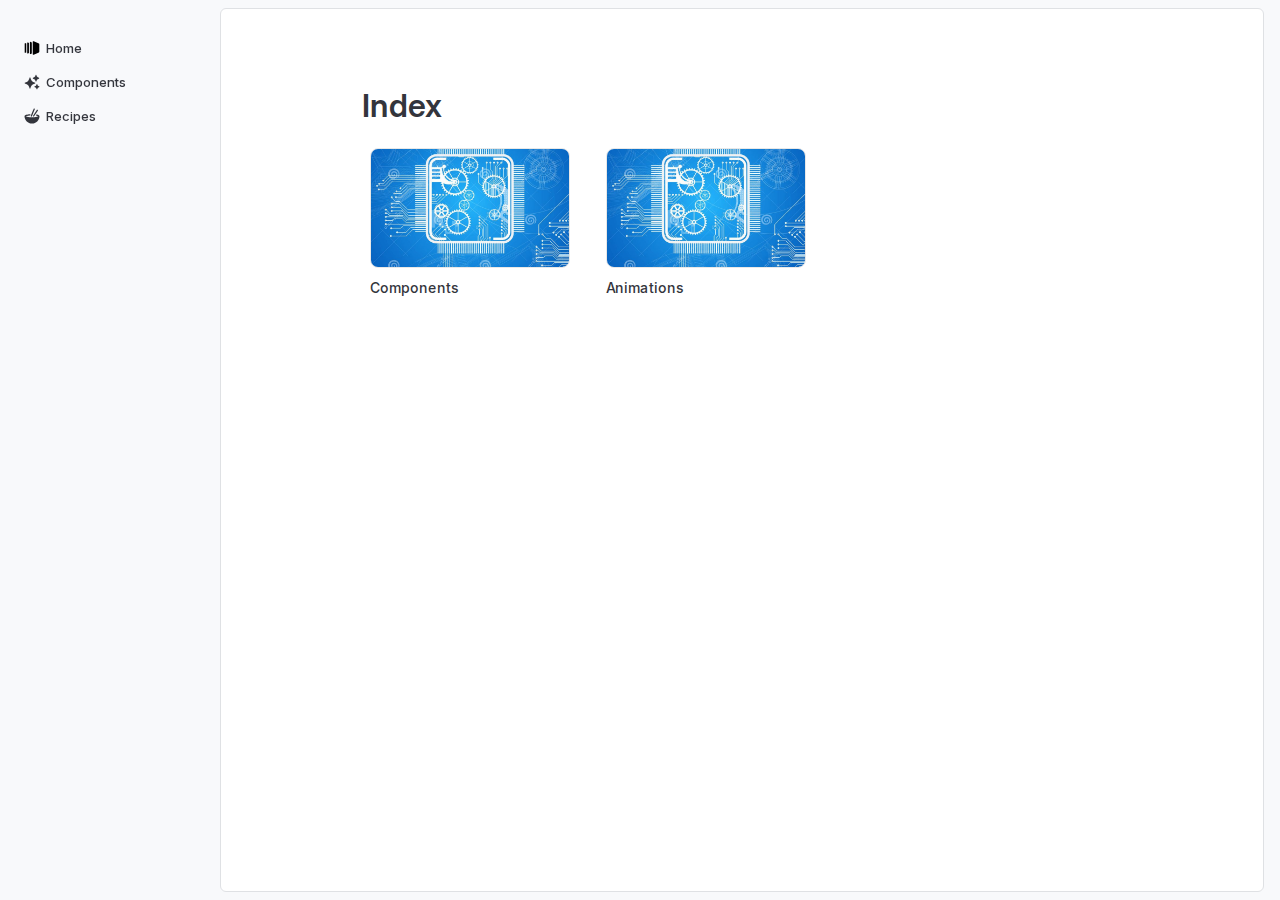
<file: index.html>
<!doctype html>
<html lang="en">
  <head>
    <meta charset="UTF-8" />
    <meta name="viewport" content="width=device-width, initial-scale=1.0" />
    <title>Home</title>
    <link rel="stylesheet" href="css/styles.css" />
    <link rel="stylesheet" href="css/variables.css" />
    <link rel="icon" type="image/x-icon" href="assets/images/me.ico" />
  </head>

  <body>
    <nav>
      <ul>
        <li class="sidebar-item">
          <a class="nav-text" href="/index.html">
            <span class="sidebar-content">
              <img
                class="sidebar-icon"
                src="../assets/images/icons/layers.svg"
              />
              <div>Home</div>
            </span>
          </a>
        </li>
        <li class="sidebar-item">
          <a class="nav-text" href="../categories/components.html">
            <span class="sidebar-content">
              <img
                class="sidebar-icon"
                src="../assets/images/icons/sparkle.svg"
              />
              <div>Components</div>
            </span>
          </a>
        </li>
        <li class="sidebar-item">
          <a class="nav-text" href="../categories/recipe-list.html">
            <span class="sidebar-content">
              <img class="sidebar-icon" src="../assets/images/icons/food.svg" />
              <div>Recipes</div>
            </span>
          </a>
        </li>
      </ul>
    </nav>

    <div class="main">
      <div class="centred-content">
        <h1>Index</h1>
        <div class="recipe-list">
          <a class="recipe-card" href="../categories/components.html">
            <div>
              <img class="card-image" src="../assets/photos/blueprint.jpg" />
            </div>
            <div class="card-name">Components</div>
          </a>
          <a class="recipe-card" href="../categories/animations.html">
            <div>
              <img class="card-image" src="../assets/photos/blueprint.jpg" />
            </div>
            <div class="card-name">Animations</div>
          </a>
        </div>
      </div>
    </div>

    <!-- Reference to your JavaScript file -->
    <script src="../script.js"></script>
  </body>
</html>
</file>
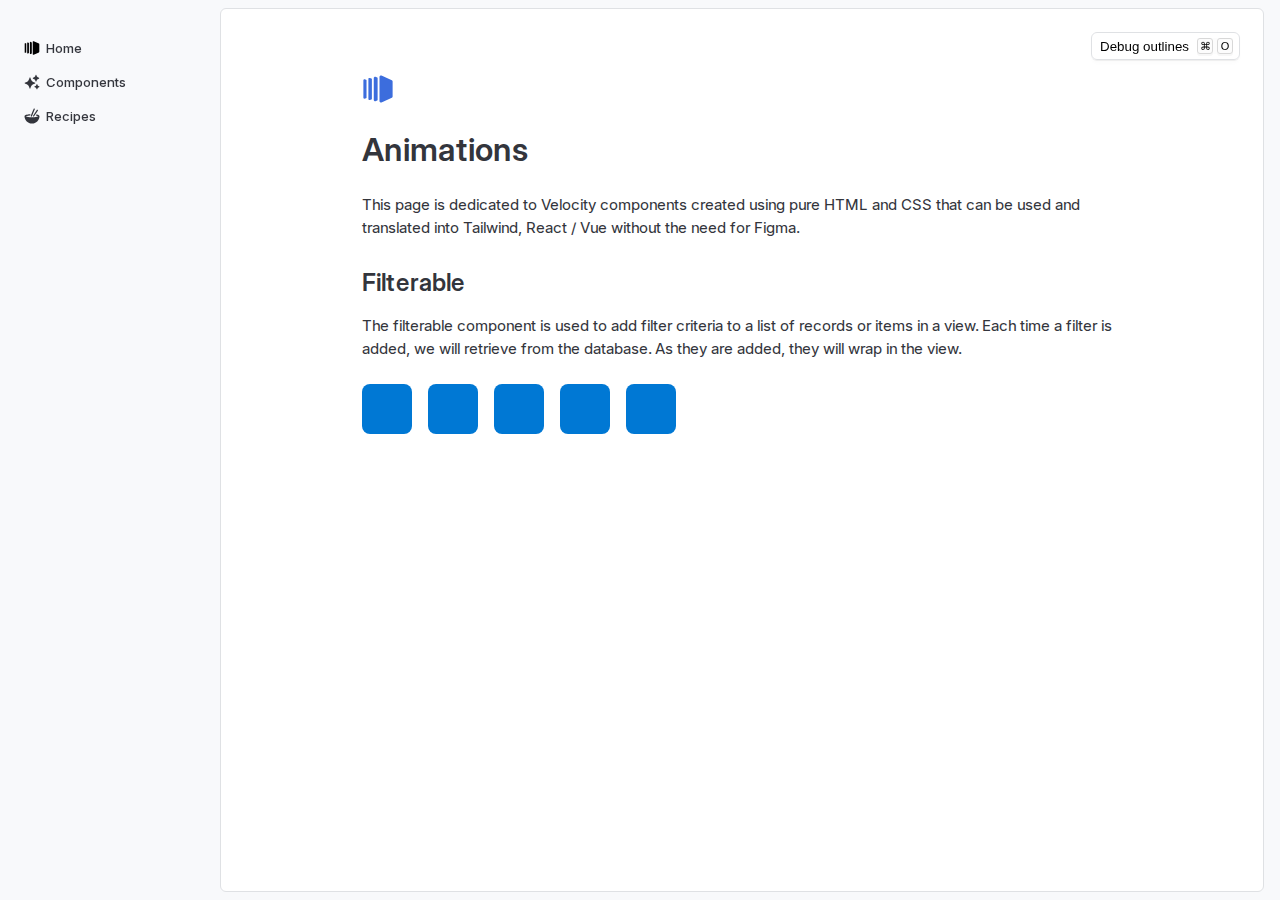
<file: categories/animations.html>
<!doctype html>
<html lang="en">
  <head>
    <meta charset="UTF-8" />
    <meta name="viewport" content="width=device-width, initial-scale=1.0" />
    <title>Components</title>
    <link rel="stylesheet" href="../css/variables.css" />
    <link rel="stylesheet" href="../css/styles.css" />
    <link rel="icon" type="image/x-icon" href="../assets/images/me.ico" />
  </head>

  <body>
    <nav>
      <ul>
        <li class="sidebar-item">
          <a class="nav-text" href="/index.html">
            <span class="sidebar-content">
              <img
                class="sidebar-icon"
                src="../assets/images/icons/layers.svg"
              />
              <div>Home</div>
            </span>
          </a>
        </li>
        <li class="sidebar-item">
          <a class="nav-text" href="../categories/components.html">
            <span class="sidebar-content">
              <img
                class="sidebar-icon"
                src="../assets/images/icons/sparkle.svg"
              />
              <div>Components</div>
            </span>
          </a>
        </li>
        <li class="sidebar-item">
          <a class="nav-text" href="../categories/recipe-list.html">
            <span class="sidebar-content">
              <img class="sidebar-icon" src="../assets/images/icons/food.svg" />
              <div>Recipes</div>
            </span>
          </a>
        </li>
      </ul>
    </nav>

    <!-- The main content area -->
    <div class="main">
      <div class="centred-content">
        <svg
          width="16"
          height="16"
          viewBox="0 0 16 16"
          class="main-icon"
          fill="currentColor"
          xmlns="http://www.w3.org/2000/svg"
        >
          <path
            fill-rule="evenodd"
            clip-rule="evenodd"
            d="M15.3104 11.8014C15.3104 12.0613 15.1804 12.3212 14.9204 12.3862L9.72201 14.7256C9.52707 14.7905 9.26713 14.7905 9.0722 14.6606C8.87726 14.5306 8.74726 14.3356 8.74726 14.1407V1.85928C8.74726 1.66434 8.87726 1.40441 9.0722 1.33943C9.26713 1.20947 9.46207 1.20947 9.72201 1.27445L14.9204 3.61377C15.1804 3.74373 15.3104 3.93867 15.3104 4.1986V11.8014ZM3.99593 2.50637L4.94272 2.93242V13.0676L3.99593 13.4936C3.83669 13.5467 3.62438 13.5467 3.46514 13.4406C3.3059 13.3344 3.19974 13.1752 3.19974 13.0159V2.98407C3.19974 2.82484 3.3059 2.61253 3.46514 2.55945C3.62438 2.45329 3.78361 2.45329 3.99593 2.50637ZM1.39178 3.15523L2.26225 3.54694V12.4531L1.39178 12.8447C1.25135 12.8916 1.06411 12.8916 0.923683 12.798C0.783255 12.7044 0.689636 12.5639 0.689636 12.4235V3.57652C0.689636 3.43609 0.783255 3.24886 0.923683 3.20204C1.06411 3.10842 1.20454 3.10842 1.39178 3.15523ZM6.76276 1.91037L7.80976 2.38152V13.6185L6.76276 14.0896C6.58626 14.1484 6.35091 14.1484 6.1744 14.0308C5.9979 13.9131 5.88022 13.7366 5.88022 13.5601V2.4399C5.88022 2.26339 5.9979 2.02804 6.1744 1.96921C6.35091 1.85153 6.52743 1.85153 6.76276 1.91037Z"
          />
        </svg>

        <h1>Animations</h1>
        <p>
          This page is dedicated to Velocity components created using pure HTML
          and CSS that can be used and translated into Tailwind, React / Vue
          without the need for Figma.
        </p>

        <!-- Filterables -->
        <h2>Filterable</h2>
        <p>
          The filterable component is used to add filter criteria to a list of
          records or items in a view. Each time a filter is added, we will
          retrieve from the database. As they are added, they will wrap in the
          view.
        </p>
        <div class="taskbar">
          <div class="icon-bounce"></div>
          <div class="icon-bounce"></div>
          <div class="icon-bounce"></div>
          <div class="icon-bounce"></div>
          <div class="icon-bounce"></div>
        </div>
        <!-- Outside of container -->
      </div>

      <!-- Button used to toggle the outlines on UI elements -->
      <button id="debug-outlines" class="button-default">
        Debug outlines
        <div class="kbd-shortcut">
          <span class="kbd">⌘</span>
          <span class="kbd">O</span>
        </div>
      </button>
    </div>
    <!-- Reference to your JavaScript file -->
    <script src="../script.js"></script>
  </body>
</html>
</file>
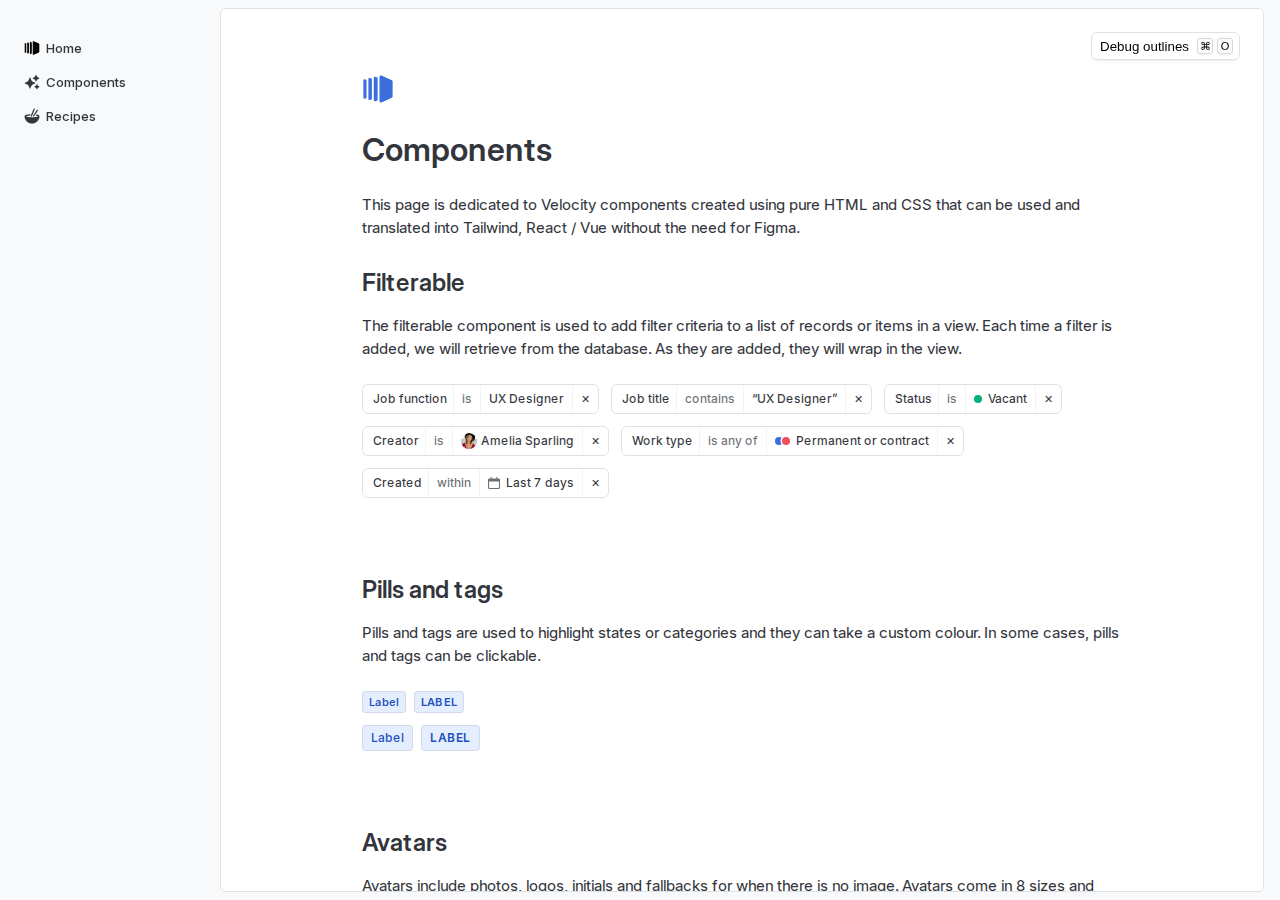
<file: categories/components.html>
<!doctype html>
<html lang="en">
  <head>
    <meta charset="UTF-8" />
    <meta name="viewport" content="width=device-width, initial-scale=1.0" />
    <title>Components</title>
    <link rel="stylesheet" href="../css/variables.css" />
    <link rel="stylesheet" href="../css/styles.css" />
    <link rel="icon" type="image/x-icon" href="../assets/images/me.ico" />
  </head>

  <body>
    <nav>
      <ul>
        <li class="sidebar-item">
          <a class="nav-text" href="/index.html">
            <span class="sidebar-content">
              <img
                class="sidebar-icon"
                src="../assets/images/icons/layers.svg"
              />
              <div>Home</div>
            </span>
          </a>
        </li>
        <li class="sidebar-item">
          <a class="nav-text" href="../categories/components.html">
            <span class="sidebar-content">
              <img
                class="sidebar-icon"
                src="../assets/images/icons/sparkle.svg"
              />
              <div>Components</div>
            </span>
          </a>
        </li>
        <li class="sidebar-item">
          <a class="nav-text" href="../categories/recipe-list.html">
            <span class="sidebar-content">
              <img class="sidebar-icon" src="../assets/images/icons/food.svg" />
              <div>Recipes</div>
            </span>
          </a>
        </li>
      </ul>
    </nav>

    <!-- The main content area -->
    <div class="main">
      <div class="centred-content">
        <svg
          width="16"
          height="16"
          viewBox="0 0 16 16"
          class="main-icon"
          fill="currentColor"
          xmlns="http://www.w3.org/2000/svg"
        >
          <path
            fill-rule="evenodd"
            clip-rule="evenodd"
            d="M15.3104 11.8014C15.3104 12.0613 15.1804 12.3212 14.9204 12.3862L9.72201 14.7256C9.52707 14.7905 9.26713 14.7905 9.0722 14.6606C8.87726 14.5306 8.74726 14.3356 8.74726 14.1407V1.85928C8.74726 1.66434 8.87726 1.40441 9.0722 1.33943C9.26713 1.20947 9.46207 1.20947 9.72201 1.27445L14.9204 3.61377C15.1804 3.74373 15.3104 3.93867 15.3104 4.1986V11.8014ZM3.99593 2.50637L4.94272 2.93242V13.0676L3.99593 13.4936C3.83669 13.5467 3.62438 13.5467 3.46514 13.4406C3.3059 13.3344 3.19974 13.1752 3.19974 13.0159V2.98407C3.19974 2.82484 3.3059 2.61253 3.46514 2.55945C3.62438 2.45329 3.78361 2.45329 3.99593 2.50637ZM1.39178 3.15523L2.26225 3.54694V12.4531L1.39178 12.8447C1.25135 12.8916 1.06411 12.8916 0.923683 12.798C0.783255 12.7044 0.689636 12.5639 0.689636 12.4235V3.57652C0.689636 3.43609 0.783255 3.24886 0.923683 3.20204C1.06411 3.10842 1.20454 3.10842 1.39178 3.15523ZM6.76276 1.91037L7.80976 2.38152V13.6185L6.76276 14.0896C6.58626 14.1484 6.35091 14.1484 6.1744 14.0308C5.9979 13.9131 5.88022 13.7366 5.88022 13.5601V2.4399C5.88022 2.26339 5.9979 2.02804 6.1744 1.96921C6.35091 1.85153 6.52743 1.85153 6.76276 1.91037Z"
          />
        </svg>

        <h1>Components</h1>
        <p>
          This page is dedicated to Velocity components created using pure HTML
          and CSS that can be used and translated into Tailwind, React / Vue
          without the need for Figma.
        </p>

        <!-- Filterables -->
        <h2>Filterable</h2>
        <p>
          The filterable component is used to add filter criteria to a list of
          records or items in a view. Each time a filter is added, we will
          retrieve from the database. As they are added, they will wrap in the
          view.
        </p>
        <div>
          <div class="filter-list">
            <div class="filterable">
              <div class="filter-field">Job function</div>
              <div class="filter-operator">is</div>
              <div class="filter-data">UX Designer</div>
              <div class="filter-remove">&#x2715;</div>
            </div>
            <div class="filterable">
              <div class="filter-field">Job title</div>
              <div class="filter-operator">contains</div>
              <div class="filter-data"><q>UX Designer</q></div>
              <div class="filter-remove">&#x2715;</div>
            </div>
            <div class="filterable">
              <div class="filter-field">Status</div>
              <div class="filter-operator">is</div>
              <div class="filter-data">
                <div class="coloured-ellipse"></div>
                Vacant
              </div>
              <div class="filter-remove">&#x2715;</div>
            </div>
            <div class="filterable">
              <div class="filter-field">Creator</div>
              <div class="filter-operator">is</div>
              <div class="filter-data">
                <div style="height: 16px; width: 16px; margin-right: 4px">
                  <img
                    class="avatar-image"
                    style="border-radius: 400px"
                    src="../assets/photos/girl.png"
                  />
                </div>
                Amelia Sparling
              </div>
              <div class="filter-remove">&#x2715;</div>
            </div>
            <div class="filterable">
              <div class="filter-field">Work type</div>
              <div class="filter-operator">is any of</div>
              <div class="filter-data">
                <div class="stacked-ellipse">
                  <div class="coloured-ellipse"></div>
                  <div class="coloured-ellipse"></div>
                </div>
                Permanent or contract
              </div>
              <div class="filter-remove">&#x2715;</div>
            </div>
            <div class="filterable">
              <div class="filter-field">Created</div>
              <div class="filter-operator">within</div>
              <div class="filter-data">
                <span class="icon-housing">
                  <svg
                    class="date-icon"
                    width="16"
                    height="16"
                    viewBox="0 0 16 16"
                    fill="currentColor"
                    xmlns="http://www.w3.org/2000/svg"
                  >
                    <path
                      fill-rule="evenodd"
                      clip-rule="evenodd"
                      d="M0.0181045 3.72974C0.00616553 3.81813 0 3.90834 0 4V14C0 15.1046 0.895431 16 2 16H14C15.1046 16 16 15.1046 16 14V4C16 3.90834 15.9938 3.81813 15.9819 3.72974C15.85 2.75299 15.0129 2 14 2H2C0.987087 2 0.150044 2.75299 0.0181045 3.72974ZM1.4 6V14C1.4 14.3314 1.66863 14.6 2 14.6H14C14.3314 14.6 14.6 14.3314 14.6 14V6H1.4Z"
                    />
                    <path
                      d="M3.5 1C3.5 0.447715 3.94772 0 4.5 0C5.05228 0 5.5 0.447715 5.5 1V2H3.5V1Z"
                    />
                    <path
                      d="M10.7 1C10.7 0.447715 11.1477 0 11.7 0C12.2522 0 12.7 0.447715 12.7 1V2H10.7V1Z"
                    />
                  </svg>
                </span>
                Last 7 days
              </div>
              <div class="filter-remove">&#x2715;</div>
            </div>
          </div>
        </div>

        <!-- Pills and tags -->
        <h2>Pills and tags</h2>
        <p>
          Pills and tags are used to highlight states or categories and they can
          take a custom colour. In some cases, pills and tags can be clickable.
        </p>
        <div class="pills-tags">
          <div class="pill-list">
            <div class="pill-sm">
              <span class="pill-label">Label</span>
            </div>
            <div class="badge-sm">
              <span class="badge-label">Label</span>
            </div>
          </div>
          <div class="pill-list">
            <div class="pill-md">
              <span class="pill-label-md">Label</span>
            </div>
            <div class="badge-md">
              <span class="badge-label-md">Label</span>
            </div>
          </div>
        </div>

        <!-- Avatars and stacked avatars -->
        <h2>Avatars</h2>
        <p>
          Avatars include photos, logos, initials and fallbacks for when there
          is no image. Avatars come in 8 sizes and can be stacked as well. We
          can also show a status ellipse when appropriate.<br />
          If you hove over the stacked avatars, you will also see an interaction
          and some tooltips.
        </p>
        <div class="avatar-grouping">
          <div class="avatar-list">
            <div class="avatar">
              <img class="avatar-image" src="../assets/photos/girl.png" />
            </div>
            <div class="avatar">
              <img class="avatar-image" src="../assets/photos/sky.png" />
            </div>
            <div class="avatar-initials">
              <p class="initials">NV</p>
            </div>
            <div class="avatar-fallback">
              <svg
                class="svg-icon"
                width="32"
                height="32"
                viewBox="0 0 32 32"
                fill="currentColor"
                xmlns="http://www.w3.org/2000/svg"
              >
                <path
                  fill-rule="evenodd"
                  clip-rule="evenodd"
                  d="M6.50047 9.52563C6.50047 4.26493 10.7518 0 15.9961 0C21.2404 0 25.4917 4.26493 25.4917 9.52563C25.4917 14.7863 21.2404 19.0513 15.9961 19.0513C10.7518 19.0513 6.50047 14.7863 6.50047 9.52563ZM15.9961 2.57468C12.1693 2.57468 9.06704 5.68686 9.06704 9.52563C9.06704 13.3644 12.1693 16.4766 15.9961 16.4766C19.8229 16.4766 22.9251 13.3644 22.9251 9.52563C22.9251 5.68686 19.8229 2.57468 15.9961 2.57468ZM7.15126 22.8392C9.73643 20.9971 12.8289 20.0073 16 20.0073C19.1711 20.0073 22.2636 20.9971 24.8487 22.8392M7.15126 22.8392C4.56599 24.6812 2.61604 27.2848 1.57191 30.2884C1.33854 30.9597 1.69187 31.6937 2.36108 31.9279C3.0303 32.162 3.76199 31.8075 3.99536 31.1362C4.86413 28.637 6.48649 26.4708 8.63741 24.9384C10.7884 23.4056 13.3616 22.582 16 22.582C18.6384 22.582 21.2115 23.4055 23.3625 24.9383C25.5134 26.4708 27.1359 28.637 28.0046 31.1362C28.238 31.8075 28.9697 32.162 29.6389 31.9279C30.3081 31.6937 30.6615 30.9597 30.4281 30.2884C29.3839 27.2848 27.434 24.6812 24.8487 22.8392"
                />
              </svg>
            </div>
          </div>

          <div class="stacked-avatar-list">
            <div class="stacked-avatar" data-name="Emma Longhurst">
              <img class="stacked-image" src="../assets/photos/1.png" />
            </div>
            <div class="stacked-avatar" data-name="James Stoakes">
              <img class="stacked-image" src="../assets/photos/2.png" />
            </div>
            <div class="stacked-avatar" data-name="Poppy Reynolds">
              <img class="stacked-image" src="../assets/photos/3.png" />
            </div>
            <div class="stacked-avatar" data-name="Amelia Sparling">
              <img class="stacked-image" src="../assets/photos/girl.png" />
            </div>
          </div>

          <!-- Inline styles used for illustrative purposes -->
          <div class="stacked-avatar-list">
            <div
              style="background: #fde3f4"
              class="stacked-avatar-initials"
              data-name="Adam Dullage"
            >
              <p style="color: #892969" class="stacked-initials">AD</p>
            </div>
            <div
              style="background: #d8f8e7"
              class="stacked-avatar-initials"
              data-name="George Thomas"
            >
              <p style="color: #096c4e" class="stacked-initials">GT</p>
            </div>
            <div
              style="background: #e5eeff"
              class="stacked-avatar-initials"
              data-name="Jack Brind"
            >
              <p style="color: #1e50c0" class="stacked-initials">JB</p>
            </div>
            <div
              style="background: #ffe8d1"
              class="stacked-avatar-initials"
              data-name="Tahab Siddiqui"
            >
              <p style="color: #a05c1c" class="stacked-initials">TS</p>
            </div>
          </div>
        </div>

        <!-- Buttons -->
        <h2>Buttons</h2>
        <p>
          Buttons will normally be in the default style but can have a primary,
          ghost and destructive style as well as multiple different sizes.<br />
          The buttons below are all at the default size of medium.
        </p>
        <div class="buttons">
          <button class="button-ghost">
            <span class="btn-leading">
              <svg
                width="16"
                height="16"
                viewBox="0 0 16 16"
                fill="currentColor"
                xmlns="http://www.w3.org/2000/svg"
              >
                <path
                  fill-rule="evenodd"
                  clip-rule="evenodd"
                  d="M9.42375 0.355548C9.42431 0.355877 9.42487 0.356206 9.42542 0.356536L13.4629 2.72012C13.4757 2.72762 13.4883 2.73558 13.5005 2.74396L13.5207 2.75775C13.8709 2.99705 14.1634 3.19694 14.3892 3.3781C14.6237 3.56616 14.8318 3.76873 14.9812 4.03047C15.1342 4.29849 15.196 4.57587 15.224 4.86462C15.25 5.13264 15.25 5.45384 15.25 5.82178V10.1782C15.25 10.5462 15.25 10.8674 15.224 11.1354C15.196 11.4241 15.1342 11.7015 14.9812 11.9695C14.8318 12.2313 14.6237 12.4338 14.3892 12.6219C14.1634 12.8031 13.8709 13.0029 13.5207 13.2422L13.5005 13.256C13.4883 13.2644 13.4757 13.2724 13.4629 13.2799L9.42542 15.6435C9.42493 15.6438 9.42443 15.6441 9.42394 15.6443C9.00102 15.8945 8.48398 16 8.00275 16C7.52058 16 7.00267 15.8941 6.57749 15.6452L2.5371 13.2799C2.52428 13.2724 2.51172 13.2644 2.49945 13.256L2.47921 13.2422C2.12912 13.0029 1.83655 12.803 1.61062 12.6216C1.37597 12.4333 1.16776 12.2303 1.01838 11.9679C0.865538 11.6994 0.803958 11.4214 0.775971 11.132C0.749969 10.863 0.749984 10.5406 0.750001 10.1707V5.82178C0.749984 5.45385 0.749969 5.13264 0.775998 4.86462C0.804039 4.57587 0.865761 4.29849 1.01878 4.03047C1.1682 3.76873 1.37634 3.56616 1.61079 3.3781C1.83664 3.19694 2.12914 2.99704 2.47928 2.75775L2.49945 2.74396C2.51172 2.73558 2.52428 2.72762 2.5371 2.72012L6.57749 0.354822C6.57751 0.354811 6.57747 0.354832 6.57749 0.354822C7.00266 0.105881 7.5206 0 8.00275 0C8.48391 0 9.00087 0.105439 9.42375 0.355548ZM8.00275 1.28736C7.68603 1.28736 7.40319 1.36001 7.21863 1.46808L3.19738 3.82218C2.83201 4.07191 2.58567 4.24113 2.40562 4.38556C2.22685 4.52895 2.1595 4.61276 2.12527 4.67272C2.09463 4.72639 2.06452 4.80604 2.04665 4.99008C2.02744 5.18792 2.02673 5.44556 2.02673 5.85038V10.1422C2.02673 10.5488 2.02743 10.808 2.04668 11.0071C2.0646 11.1925 2.09485 11.2729 2.12567 11.327C2.15994 11.3873 2.22722 11.4711 2.40579 11.6145C2.58575 11.7589 2.83197 11.9281 3.19737 12.1778L7.21858 14.5319C7.40314 14.64 7.68603 14.7126 8.00275 14.7126C8.31987 14.7126 8.59925 14.6398 8.77846 14.5336L8.78142 14.5319L12.8026 12.1778C13.168 11.9281 13.4143 11.7589 13.5944 11.6144C13.7732 11.471 13.8405 11.3872 13.8747 11.3273C13.9054 11.2736 13.9355 11.194 13.9534 11.0099C13.9726 10.8121 13.9733 10.5544 13.9733 10.1496V5.85038C13.9733 5.44556 13.9726 5.18792 13.9534 4.99008C13.9355 4.80604 13.9054 4.72639 13.8747 4.67272C13.8405 4.61276 13.7732 4.52895 13.5944 4.38556C13.4143 4.24113 13.168 4.07191 12.8026 3.82218L8.77845 1.46637C8.59925 1.36016 8.31987 1.28736 8.00275 1.28736ZM8 6.41223C7.13788 6.41223 6.43449 7.12059 6.43449 8C6.43449 8.87941 7.13788 9.58776 8 9.58776C8.86212 9.58776 9.56551 8.87941 9.56551 8C9.56551 7.12059 8.86212 6.41223 8 6.41223ZM5.15776 8C5.15776 6.41463 6.42778 5.12488 8 5.12488C9.57222 5.12488 10.8422 6.41463 10.8422 8C10.8422 9.58537 9.57222 10.8751 8 10.8751C6.42778 10.8751 5.15776 9.58537 5.15776 8Z"
                />
              </svg>
            </span>
            <div class="btn-label-default">Ghost</div>
            <span class="btn-trailing" style="display: none">
              <svg></svg>
            </span>
          </button>
          <button class="button-default">
            <span class="btn-leading">
              <svg
                width="16"
                height="16"
                viewBox="0 0 16 16"
                fill="currentColor"
                xmlns="http://www.w3.org/2000/svg"
              >
                <path
                  fill-rule="evenodd"
                  clip-rule="evenodd"
                  d="M9.42375 0.355548C9.42431 0.355877 9.42487 0.356206 9.42542 0.356536L13.4629 2.72012C13.4757 2.72762 13.4883 2.73558 13.5005 2.74396L13.5207 2.75775C13.8709 2.99705 14.1634 3.19694 14.3892 3.3781C14.6237 3.56616 14.8318 3.76873 14.9812 4.03047C15.1342 4.29849 15.196 4.57587 15.224 4.86462C15.25 5.13264 15.25 5.45384 15.25 5.82178V10.1782C15.25 10.5462 15.25 10.8674 15.224 11.1354C15.196 11.4241 15.1342 11.7015 14.9812 11.9695C14.8318 12.2313 14.6237 12.4338 14.3892 12.6219C14.1634 12.8031 13.8709 13.0029 13.5207 13.2422L13.5005 13.256C13.4883 13.2644 13.4757 13.2724 13.4629 13.2799L9.42542 15.6435C9.42493 15.6438 9.42443 15.6441 9.42394 15.6443C9.00102 15.8945 8.48398 16 8.00275 16C7.52058 16 7.00267 15.8941 6.57749 15.6452L2.5371 13.2799C2.52428 13.2724 2.51172 13.2644 2.49945 13.256L2.47921 13.2422C2.12912 13.0029 1.83655 12.803 1.61062 12.6216C1.37597 12.4333 1.16776 12.2303 1.01838 11.9679C0.865538 11.6994 0.803958 11.4214 0.775971 11.132C0.749969 10.863 0.749984 10.5406 0.750001 10.1707V5.82178C0.749984 5.45385 0.749969 5.13264 0.775998 4.86462C0.804039 4.57587 0.865761 4.29849 1.01878 4.03047C1.1682 3.76873 1.37634 3.56616 1.61079 3.3781C1.83664 3.19694 2.12914 2.99704 2.47928 2.75775L2.49945 2.74396C2.51172 2.73558 2.52428 2.72762 2.5371 2.72012L6.57749 0.354822C6.57751 0.354811 6.57747 0.354832 6.57749 0.354822C7.00266 0.105881 7.5206 0 8.00275 0C8.48391 0 9.00087 0.105439 9.42375 0.355548ZM8.00275 1.28736C7.68603 1.28736 7.40319 1.36001 7.21863 1.46808L3.19738 3.82218C2.83201 4.07191 2.58567 4.24113 2.40562 4.38556C2.22685 4.52895 2.1595 4.61276 2.12527 4.67272C2.09463 4.72639 2.06452 4.80604 2.04665 4.99008C2.02744 5.18792 2.02673 5.44556 2.02673 5.85038V10.1422C2.02673 10.5488 2.02743 10.808 2.04668 11.0071C2.0646 11.1925 2.09485 11.2729 2.12567 11.327C2.15994 11.3873 2.22722 11.4711 2.40579 11.6145C2.58575 11.7589 2.83197 11.9281 3.19737 12.1778L7.21858 14.5319C7.40314 14.64 7.68603 14.7126 8.00275 14.7126C8.31987 14.7126 8.59925 14.6398 8.77846 14.5336L8.78142 14.5319L12.8026 12.1778C13.168 11.9281 13.4143 11.7589 13.5944 11.6144C13.7732 11.471 13.8405 11.3872 13.8747 11.3273C13.9054 11.2736 13.9355 11.194 13.9534 11.0099C13.9726 10.8121 13.9733 10.5544 13.9733 10.1496V5.85038C13.9733 5.44556 13.9726 5.18792 13.9534 4.99008C13.9355 4.80604 13.9054 4.72639 13.8747 4.67272C13.8405 4.61276 13.7732 4.52895 13.5944 4.38556C13.4143 4.24113 13.168 4.07191 12.8026 3.82218L8.77845 1.46637C8.59925 1.36016 8.31987 1.28736 8.00275 1.28736ZM8 6.41223C7.13788 6.41223 6.43449 7.12059 6.43449 8C6.43449 8.87941 7.13788 9.58776 8 9.58776C8.86212 9.58776 9.56551 8.87941 9.56551 8C9.56551 7.12059 8.86212 6.41223 8 6.41223ZM5.15776 8C5.15776 6.41463 6.42778 5.12488 8 5.12488C9.57222 5.12488 10.8422 6.41463 10.8422 8C10.8422 9.58537 9.57222 10.8751 8 10.8751C6.42778 10.8751 5.15776 9.58537 5.15776 8Z"
                />
              </svg>
            </span>
            <div class="btn-label-default">Default</div>
            <span class="btn-trailing" style="display: none">
              <svg></svg>
            </span>
          </button>
          <button class="button-primary">
            <span class="btn-leading-on-colour">
              <svg
                width="16"
                height="16"
                viewBox="0 0 16 16"
                fill="currentColor"
                xmlns="http://www.w3.org/2000/svg"
              >
                <path
                  fill-rule="evenodd"
                  clip-rule="evenodd"
                  d="M9.42375 0.355548C9.42431 0.355877 9.42487 0.356206 9.42542 0.356536L13.4629 2.72012C13.4757 2.72762 13.4883 2.73558 13.5005 2.74396L13.5207 2.75775C13.8709 2.99705 14.1634 3.19694 14.3892 3.3781C14.6237 3.56616 14.8318 3.76873 14.9812 4.03047C15.1342 4.29849 15.196 4.57587 15.224 4.86462C15.25 5.13264 15.25 5.45384 15.25 5.82178V10.1782C15.25 10.5462 15.25 10.8674 15.224 11.1354C15.196 11.4241 15.1342 11.7015 14.9812 11.9695C14.8318 12.2313 14.6237 12.4338 14.3892 12.6219C14.1634 12.8031 13.8709 13.0029 13.5207 13.2422L13.5005 13.256C13.4883 13.2644 13.4757 13.2724 13.4629 13.2799L9.42542 15.6435C9.42493 15.6438 9.42443 15.6441 9.42394 15.6443C9.00102 15.8945 8.48398 16 8.00275 16C7.52058 16 7.00267 15.8941 6.57749 15.6452L2.5371 13.2799C2.52428 13.2724 2.51172 13.2644 2.49945 13.256L2.47921 13.2422C2.12912 13.0029 1.83655 12.803 1.61062 12.6216C1.37597 12.4333 1.16776 12.2303 1.01838 11.9679C0.865538 11.6994 0.803958 11.4214 0.775971 11.132C0.749969 10.863 0.749984 10.5406 0.750001 10.1707V5.82178C0.749984 5.45385 0.749969 5.13264 0.775998 4.86462C0.804039 4.57587 0.865761 4.29849 1.01878 4.03047C1.1682 3.76873 1.37634 3.56616 1.61079 3.3781C1.83664 3.19694 2.12914 2.99704 2.47928 2.75775L2.49945 2.74396C2.51172 2.73558 2.52428 2.72762 2.5371 2.72012L6.57749 0.354822C6.57751 0.354811 6.57747 0.354832 6.57749 0.354822C7.00266 0.105881 7.5206 0 8.00275 0C8.48391 0 9.00087 0.105439 9.42375 0.355548ZM8.00275 1.28736C7.68603 1.28736 7.40319 1.36001 7.21863 1.46808L3.19738 3.82218C2.83201 4.07191 2.58567 4.24113 2.40562 4.38556C2.22685 4.52895 2.1595 4.61276 2.12527 4.67272C2.09463 4.72639 2.06452 4.80604 2.04665 4.99008C2.02744 5.18792 2.02673 5.44556 2.02673 5.85038V10.1422C2.02673 10.5488 2.02743 10.808 2.04668 11.0071C2.0646 11.1925 2.09485 11.2729 2.12567 11.327C2.15994 11.3873 2.22722 11.4711 2.40579 11.6145C2.58575 11.7589 2.83197 11.9281 3.19737 12.1778L7.21858 14.5319C7.40314 14.64 7.68603 14.7126 8.00275 14.7126C8.31987 14.7126 8.59925 14.6398 8.77846 14.5336L8.78142 14.5319L12.8026 12.1778C13.168 11.9281 13.4143 11.7589 13.5944 11.6144C13.7732 11.471 13.8405 11.3872 13.8747 11.3273C13.9054 11.2736 13.9355 11.194 13.9534 11.0099C13.9726 10.8121 13.9733 10.5544 13.9733 10.1496V5.85038C13.9733 5.44556 13.9726 5.18792 13.9534 4.99008C13.9355 4.80604 13.9054 4.72639 13.8747 4.67272C13.8405 4.61276 13.7732 4.52895 13.5944 4.38556C13.4143 4.24113 13.168 4.07191 12.8026 3.82218L8.77845 1.46637C8.59925 1.36016 8.31987 1.28736 8.00275 1.28736ZM8 6.41223C7.13788 6.41223 6.43449 7.12059 6.43449 8C6.43449 8.87941 7.13788 9.58776 8 9.58776C8.86212 9.58776 9.56551 8.87941 9.56551 8C9.56551 7.12059 8.86212 6.41223 8 6.41223ZM5.15776 8C5.15776 6.41463 6.42778 5.12488 8 5.12488C9.57222 5.12488 10.8422 6.41463 10.8422 8C10.8422 9.58537 9.57222 10.8751 8 10.8751C6.42778 10.8751 5.15776 9.58537 5.15776 8Z"
                />
              </svg>
            </span>
            <div class="btn-label-on-colour">Primary</div>
            <span class="btn-trailing" style="display: none">
              <svg></svg>
            </span>
          </button>
          <button class="button-destructive">
            <span class="btn-leading-on-colour">
              <svg
                width="16"
                height="16"
                viewBox="0 0 16 16"
                fill="currentColor"
                xmlns="http://www.w3.org/2000/svg"
              >
                <path
                  fill-rule="evenodd"
                  clip-rule="evenodd"
                  d="M9.42375 0.355548C9.42431 0.355877 9.42487 0.356206 9.42542 0.356536L13.4629 2.72012C13.4757 2.72762 13.4883 2.73558 13.5005 2.74396L13.5207 2.75775C13.8709 2.99705 14.1634 3.19694 14.3892 3.3781C14.6237 3.56616 14.8318 3.76873 14.9812 4.03047C15.1342 4.29849 15.196 4.57587 15.224 4.86462C15.25 5.13264 15.25 5.45384 15.25 5.82178V10.1782C15.25 10.5462 15.25 10.8674 15.224 11.1354C15.196 11.4241 15.1342 11.7015 14.9812 11.9695C14.8318 12.2313 14.6237 12.4338 14.3892 12.6219C14.1634 12.8031 13.8709 13.0029 13.5207 13.2422L13.5005 13.256C13.4883 13.2644 13.4757 13.2724 13.4629 13.2799L9.42542 15.6435C9.42493 15.6438 9.42443 15.6441 9.42394 15.6443C9.00102 15.8945 8.48398 16 8.00275 16C7.52058 16 7.00267 15.8941 6.57749 15.6452L2.5371 13.2799C2.52428 13.2724 2.51172 13.2644 2.49945 13.256L2.47921 13.2422C2.12912 13.0029 1.83655 12.803 1.61062 12.6216C1.37597 12.4333 1.16776 12.2303 1.01838 11.9679C0.865538 11.6994 0.803958 11.4214 0.775971 11.132C0.749969 10.863 0.749984 10.5406 0.750001 10.1707V5.82178C0.749984 5.45385 0.749969 5.13264 0.775998 4.86462C0.804039 4.57587 0.865761 4.29849 1.01878 4.03047C1.1682 3.76873 1.37634 3.56616 1.61079 3.3781C1.83664 3.19694 2.12914 2.99704 2.47928 2.75775L2.49945 2.74396C2.51172 2.73558 2.52428 2.72762 2.5371 2.72012L6.57749 0.354822C6.57751 0.354811 6.57747 0.354832 6.57749 0.354822C7.00266 0.105881 7.5206 0 8.00275 0C8.48391 0 9.00087 0.105439 9.42375 0.355548ZM8.00275 1.28736C7.68603 1.28736 7.40319 1.36001 7.21863 1.46808L3.19738 3.82218C2.83201 4.07191 2.58567 4.24113 2.40562 4.38556C2.22685 4.52895 2.1595 4.61276 2.12527 4.67272C2.09463 4.72639 2.06452 4.80604 2.04665 4.99008C2.02744 5.18792 2.02673 5.44556 2.02673 5.85038V10.1422C2.02673 10.5488 2.02743 10.808 2.04668 11.0071C2.0646 11.1925 2.09485 11.2729 2.12567 11.327C2.15994 11.3873 2.22722 11.4711 2.40579 11.6145C2.58575 11.7589 2.83197 11.9281 3.19737 12.1778L7.21858 14.5319C7.40314 14.64 7.68603 14.7126 8.00275 14.7126C8.31987 14.7126 8.59925 14.6398 8.77846 14.5336L8.78142 14.5319L12.8026 12.1778C13.168 11.9281 13.4143 11.7589 13.5944 11.6144C13.7732 11.471 13.8405 11.3872 13.8747 11.3273C13.9054 11.2736 13.9355 11.194 13.9534 11.0099C13.9726 10.8121 13.9733 10.5544 13.9733 10.1496V5.85038C13.9733 5.44556 13.9726 5.18792 13.9534 4.99008C13.9355 4.80604 13.9054 4.72639 13.8747 4.67272C13.8405 4.61276 13.7732 4.52895 13.5944 4.38556C13.4143 4.24113 13.168 4.07191 12.8026 3.82218L8.77845 1.46637C8.59925 1.36016 8.31987 1.28736 8.00275 1.28736ZM8 6.41223C7.13788 6.41223 6.43449 7.12059 6.43449 8C6.43449 8.87941 7.13788 9.58776 8 9.58776C8.86212 9.58776 9.56551 8.87941 9.56551 8C9.56551 7.12059 8.86212 6.41223 8 6.41223ZM5.15776 8C5.15776 6.41463 6.42778 5.12488 8 5.12488C9.57222 5.12488 10.8422 6.41463 10.8422 8C10.8422 9.58537 9.57222 10.8751 8 10.8751C6.42778 10.8751 5.15776 9.58537 5.15776 8Z"
                />
              </svg>
            </span>
            <div class="btn-label-on-colour">Destructive</div>
            <span class="btn-trailing" style="display: none">
              <svg></svg>
            </span>
          </button>
        </div>

        <!-- Sidebar -->
        <h2>Sidebar</h2>
        <p>
          This piece is to ensure that the correct responsiveness and fluidity
          is applied to the sidebar and the items inside. We need to ensure that
          text truncation is applied at the correct points as well as handling
          the icon button in the right side on hover.<br />
          Note: The drag indicator on the left should be an icon and should be
          able to be hovered. It is created using absolute positioning with the
          <span class="codeblock">::before</span> pseudo class.
        </p>
        <div class="sidebar-container">
          <div class="resizable-container">
            <p class="sidebar-header">Pages</p>
            <ul class="tst-sidebar-list">
              <li>
                <a class="tst-sidebar-item" href="#">
                  <span class="tst-sidebar-content">
                    <div class="dirty"></div>
                    <svg
                      xmlns="http://www.w3.org/2000/svg"
                      class="tst-sidebar-icon"
                      width="12"
                      height="12"
                      viewBox="0 0 12 12"
                      fill="currentColor"
                    >
                      <g clip-path="url(#clip0_5419_7481)">
                        <path
                          d="M0.75 2.5C0.75 1.119 1.92495 0 3.375 0H4.95C5.5296 0 6 0.448 6 1V3C6 4.105 6.93975 5 8.1 5H10.2C10.7796 5 11.25 5.448 11.25 6V9.5C11.25 10.881 10.0751 12 8.625 12H3.375C1.92495 12 0.75 10.881 0.75 9.5V2.5ZM7.49835 0.427C7.33245 0.269 7.05 0.381 7.05 0.604V3C7.05 3.552 7.5204 4 8.1 4H10.6158C10.8499 4 10.9676 3.731 10.8017 3.573L7.49835 0.427Z"
                        />
                      </g>
                      <defs>
                        <clipPath id="clip0_5419_7481">
                          <rect width="12" height="12" fill="currentColor" />
                        </clipPath>
                      </defs>
                    </svg>
                    <span class="item-name">Equal opportunities</span>
                    <div class="item-remove">&#x2715;</div>
                  </span>
                </a>
              </li>
              <li>
                <a class="tst-sidebar-item" href="#">
                  <span class="tst-sidebar-content">
                    <svg
                      xmlns="http://www.w3.org/2000/svg"
                      class="tst-sidebar-icon"
                      width="12"
                      height="12"
                      viewBox="0 0 12 12"
                      fill="currentColor"
                    >
                      <g clip-path="url(#clip0_5419_7481)">
                        <path
                          d="M0.75 2.5C0.75 1.119 1.92495 0 3.375 0H4.95C5.5296 0 6 0.448 6 1V3C6 4.105 6.93975 5 8.1 5H10.2C10.7796 5 11.25 5.448 11.25 6V9.5C11.25 10.881 10.0751 12 8.625 12H3.375C1.92495 12 0.75 10.881 0.75 9.5V2.5ZM7.49835 0.427C7.33245 0.269 7.05 0.381 7.05 0.604V3C7.05 3.552 7.5204 4 8.1 4H10.6158C10.8499 4 10.9676 3.731 10.8017 3.573L7.49835 0.427Z"
                        />
                      </g>
                      <defs>
                        <clipPath id="clip0_5419_7481">
                          <rect width="12" height="12" fill="currentColor" />
                        </clipPath>
                      </defs>
                    </svg>
                    <span class="item-name">Data protection</span>
                    <div class="item-remove">&#x2715;</div>
                  </span>
                </a>
              </li>
              <li>
                <a class="tst-sidebar-item" href="#">
                  <span class="tst-sidebar-content">
                    <svg
                      xmlns="http://www.w3.org/2000/svg"
                      class="tst-sidebar-icon"
                      width="12"
                      height="12"
                      viewBox="0 0 12 12"
                      fill="currentColor"
                    >
                      <g clip-path="url(#clip0_5419_7481)">
                        <path
                          d="M0.75 2.5C0.75 1.119 1.92495 0 3.375 0H4.95C5.5296 0 6 0.448 6 1V3C6 4.105 6.93975 5 8.1 5H10.2C10.7796 5 11.25 5.448 11.25 6V9.5C11.25 10.881 10.0751 12 8.625 12H3.375C1.92495 12 0.75 10.881 0.75 9.5V2.5ZM7.49835 0.427C7.33245 0.269 7.05 0.381 7.05 0.604V3C7.05 3.552 7.5204 4 8.1 4H10.6158C10.8499 4 10.9676 3.731 10.8017 3.573L7.49835 0.427Z"
                        />
                      </g>
                      <defs>
                        <clipPath id="clip0_5419_7481">
                          <rect width="12" height="12" fill="currentColor" />
                        </clipPath>
                      </defs>
                    </svg>
                    <span class="item-name">Your details</span>
                    <div class="item-remove">&#x2715;</div>
                  </span>
                </a>
              </li>
              <li>
                <a class="tst-sidebar-item" href="#">
                  <span class="tst-sidebar-content">
                    <svg
                      xmlns="http://www.w3.org/2000/svg"
                      class="tst-sidebar-icon"
                      width="12"
                      height="12"
                      viewBox="0 0 12 12"
                      fill="currentColor"
                    >
                      <g clip-path="url(#clip0_5419_7481)">
                        <path
                          d="M0.75 2.5C0.75 1.119 1.92495 0 3.375 0H4.95C5.5296 0 6 0.448 6 1V3C6 4.105 6.93975 5 8.1 5H10.2C10.7796 5 11.25 5.448 11.25 6V9.5C11.25 10.881 10.0751 12 8.625 12H3.375C1.92495 12 0.75 10.881 0.75 9.5V2.5ZM7.49835 0.427C7.33245 0.269 7.05 0.381 7.05 0.604V3C7.05 3.552 7.5204 4 8.1 4H10.6158C10.8499 4 10.9676 3.731 10.8017 3.573L7.49835 0.427Z"
                        />
                      </g>
                      <defs>
                        <clipPath id="clip0_5419_7481">
                          <rect width="12" height="12" fill="currentColor" />
                        </clipPath>
                      </defs>
                    </svg>
                    <span class="item-name">Contact details</span>
                    <div class="item-remove">&#x2715;</div>
                  </span>
                </a>
              </li>
              <li>
                <a class="tst-sidebar-item" href="#">
                  <span class="tst-sidebar-content">
                    <div class="dirty"></div>
                    <svg
                      xmlns="http://www.w3.org/2000/svg"
                      class="tst-sidebar-icon"
                      width="12"
                      height="12"
                      viewBox="0 0 12 12"
                      fill="currentColor"
                    >
                      <g clip-path="url(#clip0_5419_7481)">
                        <path
                          d="M0.75 2.5C0.75 1.119 1.92495 0 3.375 0H4.95C5.5296 0 6 0.448 6 1V3C6 4.105 6.93975 5 8.1 5H10.2C10.7796 5 11.25 5.448 11.25 6V9.5C11.25 10.881 10.0751 12 8.625 12H3.375C1.92495 12 0.75 10.881 0.75 9.5V2.5ZM7.49835 0.427C7.33245 0.269 7.05 0.381 7.05 0.604V3C7.05 3.552 7.5204 4 8.1 4H10.6158C10.8499 4 10.9676 3.731 10.8017 3.573L7.49835 0.427Z"
                        />
                      </g>
                      <defs>
                        <clipPath id="clip0_5419_7481">
                          <rect width="12" height="12" fill="currentColor" />
                        </clipPath>
                      </defs>
                    </svg>
                    <span class="item-name"
                      >48 hour opt out agreement (WTD)</span
                    >
                    <div class="item-remove">&#x2715;</div>
                  </span>
                </a>
              </li>
              <li>
                <a class="tst-sidebar-item" href="#">
                  <span class="tst-sidebar-content">
                    <svg
                      xmlns="http://www.w3.org/2000/svg"
                      class="tst-sidebar-icon"
                      width="12"
                      height="12"
                      viewBox="0 0 12 12"
                      fill="currentColor"
                    >
                      <g clip-path="url(#clip0_5419_7481)">
                        <path
                          d="M0.75 2.5C0.75 1.119 1.92495 0 3.375 0H4.95C5.5296 0 6 0.448 6 1V3C6 4.105 6.93975 5 8.1 5H10.2C10.7796 5 11.25 5.448 11.25 6V9.5C11.25 10.881 10.0751 12 8.625 12H3.375C1.92495 12 0.75 10.881 0.75 9.5V2.5ZM7.49835 0.427C7.33245 0.269 7.05 0.381 7.05 0.604V3C7.05 3.552 7.5204 4 8.1 4H10.6158C10.8499 4 10.9676 3.731 10.8017 3.573L7.49835 0.427Z"
                        />
                      </g>
                      <defs>
                        <clipPath id="clip0_5419_7481">
                          <rect width="12" height="12" fill="currentColor" />
                        </clipPath>
                      </defs>
                    </svg>
                    <span class="item-name">Health and disability</span>
                    <div class="item-remove">&#x2715;</div>
                  </span>
                </a>
              </li>
              <li>
                <a class="tst-sidebar-item" href="#">
                  <span class="tst-sidebar-content">
                    <svg
                      xmlns="http://www.w3.org/2000/svg"
                      class="tst-sidebar-icon"
                      width="12"
                      height="12"
                      viewBox="0 0 12 12"
                      fill="currentColor"
                    >
                      <g clip-path="url(#clip0_5419_7481)">
                        <path
                          d="M0.75 2.5C0.75 1.119 1.92495 0 3.375 0H4.95C5.5296 0 6 0.448 6 1V3C6 4.105 6.93975 5 8.1 5H10.2C10.7796 5 11.25 5.448 11.25 6V9.5C11.25 10.881 10.0751 12 8.625 12H3.375C1.92495 12 0.75 10.881 0.75 9.5V2.5ZM7.49835 0.427C7.33245 0.269 7.05 0.381 7.05 0.604V3C7.05 3.552 7.5204 4 8.1 4H10.6158C10.8499 4 10.9676 3.731 10.8017 3.573L7.49835 0.427Z"
                        />
                      </g>
                      <defs>
                        <clipPath id="clip0_5419_7481">
                          <rect width="12" height="12" fill="currentColor" />
                        </clipPath>
                      </defs>
                    </svg>
                    <span class="item-name">Right to work</span>
                    <div class="item-remove">&#x2715;</div>
                  </span>
                </a>
              </li>
            </ul>
          </div>
          <div class="resizable-container">
            <p class="sidebar-header" style="margin-bottom: 12px">
              Available fields
            </p>
            <ul class="tst-sidebar-list">
              <li>
                <div class="fld-sidebar-item">
                  <span class="fld-sidebar-content">
                    <svg
                      width="12"
                      height="12"
                      viewBox="0 0 12 12"
                      fill="currentColor"
                      class="fld-icon"
                      xmlns="http://www.w3.org/2000/svg"
                    >
                      <path
                        d="M11.0014 8.34373L9.85301 7.19529C9.7308 7.07057 9.58494 6.97148 9.42396 6.90384C9.26298 6.83619 9.09012 6.80135 8.91551 6.80135C8.74089 6.80135 8.56803 6.83619 8.40705 6.90384C8.24608 6.97148 8.10021 7.07057 7.97801 7.19529L7.74832 7.42498C6.59151 6.4596 5.52321 5.39287 4.55613 4.23748L4.79051 4.00311C5.03897 3.75437 5.17853 3.41718 5.17853 3.06561C5.17853 2.71404 5.03897 2.37684 4.79051 2.12811L3.65613 0.993731C3.40504 0.74976 3.06873 0.613281 2.71863 0.613281C2.36853 0.613281 2.03222 0.74976 1.78113 0.993731L1.15301 1.62186C0.851959 1.9269 0.664503 2.32588 0.621857 2.75233C0.579211 3.17879 0.683951 3.60699 0.918632 3.96561C2.79186 6.78572 5.20946 9.20331 8.02957 11.0765C8.38819 11.3112 8.81638 11.416 9.24284 11.3733C9.6693 11.3307 10.0683 11.1432 10.3733 10.8422L11.0014 10.2187C11.1262 10.0965 11.2253 9.95066 11.2929 9.78968C11.3605 9.6287 11.3954 9.45585 11.3954 9.28123C11.3954 9.10662 11.3605 8.93376 11.2929 8.77278C11.2253 8.6118 11.1262 8.46594 11.0014 8.34373Z"
                      />
                    </svg>

                    <span class="fld-item-name">Phone number</span>
                  </span>
                </div>
              </li>
              <li>
                <div class="fld-sidebar-item">
                  <span class="fld-sidebar-content">
                    <svg
                      width="12"
                      height="12"
                      viewBox="0 0 12 12"
                      class="fld-icon"
                      fill="currentColor"
                      xmlns="http://www.w3.org/2000/svg"
                    >
                      <path
                        d="M6.45208 6.08876C6.45208 6.21354 6.55323 6.31474 6.67806 6.31474H10.5198C10.9556 6.31226 11.3083 5.95957 11.3108 5.52377V4.61984C11.3108 4.18301 10.9566 3.82887 10.5198 3.82887H6.67806C6.55323 3.82887 6.45208 3.93007 6.45208 4.05485V6.08876Z"
                      />
                      <path
                        d="M5.54814 6.31474C5.67292 6.31474 5.77412 6.21354 5.77412 6.08876V4.05485C5.77412 3.93007 5.67292 3.82891 5.54814 3.82887H1.48042C1.04359 3.82887 0.689453 4.18301 0.689453 4.61984V5.52377C0.691937 5.95957 1.04463 6.31226 1.48042 6.31474H5.54814Z"
                      />
                      <path
                        d="M5.77412 7.21868C5.77412 7.09385 5.67297 6.99269 5.54814 6.99269H1.81937C1.69459 6.99269 1.59339 7.09385 1.59339 7.21868V10.7214C1.59587 11.1573 1.94856 11.5099 2.38436 11.5124H5.54814C5.67297 11.5124 5.77412 11.4112 5.77412 11.2864V7.21868Z"
                      />
                      <path
                        d="M6.67806 6.99269C6.55323 6.99269 6.45208 7.09385 6.45208 7.21868V11.2864C6.45208 11.4112 6.55323 11.5124 6.67806 11.5124H9.61586C10.0517 11.5099 10.4043 11.1572 10.4068 10.7214V7.21868C10.4068 7.09385 10.3056 6.99269 10.1808 6.99269H6.67806Z"
                      />
                      <path
                        d="M6.45208 3.6978C6.56631 3.82268 6.74073 3.87326 6.90405 3.82887C7.43739 3.6978 8.71192 3.3769 9.1142 2.96112C9.75062 2.13377 9.25277 0.927773 8.21809 0.790289C7.86381 0.743179 7.50527 0.837914 7.22041 1.05377C6.88145 1.39727 6.5515 2.44587 6.35266 3.26843C6.30902 3.41913 6.34666 3.58165 6.45208 3.6978ZM7.84417 1.69559C8.0057 1.38743 8.44023 1.36976 8.62633 1.66371C8.76761 1.88688 8.6882 2.18309 8.4543 2.30576C8.13222 2.49349 7.78534 2.63501 7.4238 2.72609C7.52055 2.3636 7.66816 2.01668 7.86222 1.69559H7.84417Z"
                      />
                      <path
                        d="M5.87355 3.26843C5.6747 2.44587 5.34475 1.39727 5.0058 1.05377C4.39797 0.205242 3.09948 0.332836 2.66852 1.28351C2.40086 1.87395 2.58859 2.5713 3.11655 2.94752C3.50523 3.34076 4.79336 3.68426 5.32666 3.81532C5.48748 3.86304 5.66148 3.8178 5.77862 3.6978C5.88245 3.58076 5.91836 3.41834 5.87355 3.26843ZM3.74027 2.30576C3.57039 2.0021 3.79295 1.62846 4.14081 1.63315C4.21937 1.63423 4.2963 1.65574 4.36398 1.69559C4.55177 2.01766 4.69323 2.36454 4.78431 2.72609C4.41813 2.63623 4.06656 2.49471 3.74027 2.30576Z"
                      />
                    </svg>

                    <span class="fld-item-name">Date of birth</span>
                  </span>
                </div>
              </li>
              <li>
                <div class="fld-sidebar-item">
                  <span class="fld-sidebar-content">
                    <svg
                      width="12"
                      height="8"
                      viewBox="0 0 12 8"
                      fill="#3C6DDD"
                      class="fld-icon"
                      xmlns="http://www.w3.org/2000/svg"
                    >
                      <path
                        d="M9.92809 5.77695V0.719141C9.92871 0.653274 9.91634 0.58793 9.89171 0.526841C9.86707 0.465751 9.83064 0.410113 9.7845 0.363103C9.73836 0.316093 9.68342 0.278631 9.6228 0.252858C9.56218 0.227084 9.49708 0.213503 9.43121 0.212891H1.04527C0.979623 0.213498 0.914743 0.227111 0.854384 0.252942C0.794025 0.278773 0.739383 0.31631 0.693617 0.363383C0.64785 0.410457 0.611867 0.466135 0.587746 0.527197C0.563626 0.58826 0.551846 0.653498 0.553087 0.719141V5.77695C0.550398 5.90609 0.597633 6.03129 0.684953 6.12647C0.772273 6.22165 0.892946 6.27947 1.02184 6.28789H9.43121C9.56466 6.28543 9.69174 6.23036 9.78479 6.13467C9.87785 6.03898 9.92935 5.91042 9.92809 5.77695ZM5.24059 4.64727C4.96246 4.64727 4.69057 4.56479 4.45932 4.41027C4.22806 4.25575 4.04782 4.03612 3.94138 3.77916C3.83495 3.52221 3.8071 3.23946 3.86136 2.96667C3.91562 2.69388 4.04955 2.44331 4.24622 2.24665C4.44289 2.04998 4.69346 1.91605 4.96624 1.86179C5.23903 1.80753 5.52178 1.83537 5.77874 1.94181C6.03569 2.04825 6.25532 2.22849 6.40984 2.45975C6.56436 2.691 6.64684 2.96289 6.64684 3.24102C6.64684 3.61398 6.49868 3.97166 6.23496 4.23538C5.97123 4.49911 5.61355 4.64727 5.24059 4.64727Z"
                      />
                      <path
                        d="M11.1 1.4832C11.0534 1.48258 11.0072 1.49122 10.964 1.50861C10.9208 1.526 10.8815 1.55179 10.8483 1.5845C10.8152 1.61721 10.7889 1.65618 10.7709 1.69914C10.753 1.7421 10.7437 1.7882 10.7437 1.83477V6.99102C10.7437 7.0213 10.732 7.05042 10.7111 7.07227C10.6901 7.09411 10.6615 7.10699 10.6312 7.1082H2.19371C2.10047 7.1082 2.01105 7.14524 1.94512 7.21117C1.87919 7.2771 1.84215 7.36653 1.84215 7.45977C1.84215 7.55301 1.87919 7.64243 1.94512 7.70836C2.01105 7.77429 2.10047 7.81133 2.19371 7.81133H10.6312C10.848 7.81009 11.0554 7.72312 11.2082 7.56941C11.3611 7.41571 11.4468 7.20777 11.4468 6.99102V1.83477C11.4475 1.78882 11.4389 1.74321 11.4218 1.70058C11.4046 1.65796 11.3792 1.61916 11.3469 1.58645C11.3146 1.55374 11.2762 1.52777 11.2338 1.51005C11.1914 1.49232 11.1459 1.4832 11.1 1.4832Z"
                      />
                    </svg>

                    <span class="fld-item-name">Pay</span>
                  </span>
                </div>
              </li>
              <li>
                <div class="fld-sidebar-item">
                  <span class="fld-sidebar-content">
                    <svg
                      width="12"
                      height="12"
                      viewBox="0 0 12 12"
                      fill="#3C6DDD"
                      class="fld-icon"
                      xmlns="http://www.w3.org/2000/svg"
                    >
                      <path
                        d="M11.2968 10.0734L10.3078 6.87188C10.2772 6.77254 10.2224 6.68234 10.1484 6.60938C10.344 6.38626 10.4523 6.09986 10.4531 5.80313V1.74375C10.4518 1.4122 10.3196 1.09457 10.0851 0.860126C9.8507 0.62568 9.53307 0.493422 9.20152 0.492188H2.79371C2.46258 0.493428 2.14545 0.625836 1.91175 0.860415C1.67805 1.09499 1.54683 1.41263 1.54683 1.74375V5.80313C1.54802 6.09895 1.65435 6.38472 1.84683 6.60938C1.77451 6.68367 1.72001 6.77343 1.68746 6.87188L0.717145 10.0359C0.639669 10.191 0.603095 10.3632 0.610894 10.5364C0.618692 10.7095 0.670603 10.8778 0.761702 11.0253C0.852801 11.1727 0.980066 11.2944 1.13142 11.3789C1.28277 11.4633 1.4532 11.5077 1.62652 11.5078H10.3734C10.5452 11.5097 10.7146 11.4676 10.8656 11.3855C11.0165 11.3035 11.144 11.1842 11.2359 11.0391C11.3279 10.8968 11.3818 10.7333 11.3925 10.5642C11.4032 10.3951 11.3702 10.2261 11.2968 10.0734ZM7.64058 10.2891C7.61952 10.3193 7.59149 10.344 7.55885 10.3612C7.52622 10.3783 7.48994 10.3873 7.45308 10.3875H4.54683C4.50932 10.3873 4.47238 10.3783 4.43899 10.3612C4.4056 10.3441 4.37671 10.3194 4.35464 10.2891C4.33353 10.2587 4.3196 10.2239 4.31392 10.1874C4.30823 10.1508 4.31094 10.1135 4.32183 10.0781L4.59371 9.23438C4.60874 9.18657 4.63871 9.14483 4.6792 9.11531C4.7197 9.08578 4.76859 9.07001 4.81871 9.07031H7.16246C7.21177 9.071 7.25961 9.08723 7.29917 9.11669C7.33872 9.14614 7.36798 9.18733 7.38277 9.23438L7.66402 10.0781C7.67737 10.1126 7.68221 10.1497 7.67812 10.1865C7.67404 10.2232 7.66117 10.2584 7.64058 10.2891ZM2.48433 1.74375C2.48432 1.66126 2.51677 1.58208 2.57466 1.52332C2.63254 1.46455 2.71123 1.43092 2.79371 1.42969H9.20152C9.28481 1.42969 9.3647 1.46278 9.42359 1.52167C9.48249 1.58057 9.51558 1.66046 9.51558 1.74375V5.80313C9.51558 5.88642 9.48249 5.9663 9.42359 6.0252C9.3647 6.0841 9.28481 6.11719 9.20152 6.11719H2.79371C2.71123 6.11596 2.63254 6.08233 2.57466 6.02356C2.51677 5.96479 2.48432 5.88561 2.48433 5.80313V1.74375Z"
                      />
                    </svg>

                    <span class="fld-item-name">Job title</span>
                  </span>
                </div>
              </li>
              <li>
                <div class="fld-sidebar-item">
                  <span class="fld-sidebar-content">
                    <svg
                      width="12"
                      height="12"
                      viewBox="0 0 12 12"
                      fill="#3C6DDD"
                      class="fld-icon"
                      xmlns="http://www.w3.org/2000/svg"
                    >
                      <path
                        d="M11.2968 10.0734L10.3078 6.87188C10.2772 6.77254 10.2224 6.68234 10.1484 6.60938C10.344 6.38626 10.4523 6.09986 10.4531 5.80313V1.74375C10.4518 1.4122 10.3196 1.09457 10.0851 0.860126C9.8507 0.62568 9.53307 0.493422 9.20152 0.492188H2.79371C2.46258 0.493428 2.14545 0.625836 1.91175 0.860415C1.67805 1.09499 1.54683 1.41263 1.54683 1.74375V5.80313C1.54802 6.09895 1.65435 6.38472 1.84683 6.60938C1.77451 6.68367 1.72001 6.77343 1.68746 6.87188L0.717145 10.0359C0.639669 10.191 0.603095 10.3632 0.610894 10.5364C0.618692 10.7095 0.670603 10.8778 0.761702 11.0253C0.852801 11.1727 0.980066 11.2944 1.13142 11.3789C1.28277 11.4633 1.4532 11.5077 1.62652 11.5078H10.3734C10.5452 11.5097 10.7146 11.4676 10.8656 11.3855C11.0165 11.3035 11.144 11.1842 11.2359 11.0391C11.3279 10.8968 11.3818 10.7333 11.3925 10.5642C11.4032 10.3951 11.3702 10.2261 11.2968 10.0734ZM7.64058 10.2891C7.61952 10.3193 7.59149 10.344 7.55885 10.3612C7.52622 10.3783 7.48994 10.3873 7.45308 10.3875H4.54683C4.50932 10.3873 4.47238 10.3783 4.43899 10.3612C4.4056 10.3441 4.37671 10.3194 4.35464 10.2891C4.33353 10.2587 4.3196 10.2239 4.31392 10.1874C4.30823 10.1508 4.31094 10.1135 4.32183 10.0781L4.59371 9.23438C4.60874 9.18657 4.63871 9.14483 4.6792 9.11531C4.7197 9.08578 4.76859 9.07001 4.81871 9.07031H7.16246C7.21177 9.071 7.25961 9.08723 7.29917 9.11669C7.33872 9.14614 7.36798 9.18733 7.38277 9.23438L7.66402 10.0781C7.67737 10.1126 7.68221 10.1497 7.67812 10.1865C7.67404 10.2232 7.66117 10.2584 7.64058 10.2891ZM2.48433 1.74375C2.48432 1.66126 2.51677 1.58208 2.57466 1.52332C2.63254 1.46455 2.71123 1.43092 2.79371 1.42969H9.20152C9.28481 1.42969 9.3647 1.46278 9.42359 1.52167C9.48249 1.58057 9.51558 1.66046 9.51558 1.74375V5.80313C9.51558 5.88642 9.48249 5.9663 9.42359 6.0252C9.3647 6.0841 9.28481 6.11719 9.20152 6.11719H2.79371C2.71123 6.11596 2.63254 6.08233 2.57466 6.02356C2.51677 5.96479 2.48432 5.88561 2.48433 5.80313V1.74375Z"
                      />
                    </svg>

                    <span class="fld-item-name">Work arrangement</span>
                  </span>
                </div>
              </li>
              <li>
                <div class="fld-sidebar-item">
                  <span class="fld-sidebar-content">
                    <svg
                      width="12"
                      height="12"
                      viewBox="0 0 12 12"
                      fill="#9756D7"
                      class="fld-icon"
                      xmlns="http://www.w3.org/2000/svg"
                    >
                      <path
                        d="M11.0391 6.46875C11.0391 6.34443 10.9897 6.2252 10.9018 6.13729C10.8139 6.04939 10.6947 6 10.5704 6H10.2188C9.4418 6 8.69662 6.30866 8.1472 6.85809C7.59778 7.40751 7.28911 8.15269 7.28911 8.92969V9.28125C7.28911 9.65421 7.14095 10.0119 6.87723 10.2756C6.61351 10.5393 6.25582 10.6875 5.88286 10.6875C5.5099 10.6875 5.15222 10.5393 4.88849 10.2756C4.62477 10.0119 4.47661 9.65421 4.47661 9.28125V8.45156C4.47721 8.43678 4.48073 8.42227 4.48694 8.40885C4.49316 8.39543 4.50197 8.38337 4.51285 8.37336C4.52373 8.36334 4.53649 8.35557 4.55038 8.35049C4.56427 8.34541 4.57902 8.34312 4.5938 8.34375C4.76153 8.31905 4.91483 8.23496 5.0258 8.10678C5.13677 7.97861 5.19805 7.81485 5.19849 7.64531V6.825C5.19812 6.80144 5.20516 6.77836 5.21862 6.75901C5.23208 6.73967 5.25127 6.72504 5.27349 6.71719C5.80318 6.52414 6.25947 6.17067 6.57875 5.70602C6.89804 5.24137 7.06443 4.68869 7.05474 4.125V2.71875C7.05474 2.53227 6.98066 2.35343 6.8488 2.22157C6.71693 2.0897 6.53809 2.01562 6.35161 2.01562H6.00005C5.96897 2.01562 5.93916 2.00328 5.91719 1.9813C5.89521 1.95932 5.88286 1.92952 5.88286 1.89844V0.84375C5.88286 0.71943 5.83348 0.600201 5.74557 0.512294C5.65766 0.424386 5.53843 0.375 5.41411 0.375C5.28979 0.375 5.17056 0.424386 5.08266 0.512294C4.99475 0.600201 4.94536 0.71943 4.94536 0.84375V1.89844C4.94536 1.92952 4.93302 1.95932 4.91104 1.9813C4.88906 2.00328 4.85925 2.01562 4.82817 2.01562H3.18755C3.15647 2.01562 3.12666 2.00328 3.10469 1.9813C3.08271 1.95932 3.07036 1.92952 3.07036 1.89844V0.84375C3.07036 0.71943 3.02098 0.600201 2.93307 0.512294C2.84516 0.424386 2.72593 0.375 2.60161 0.375C2.47729 0.375 2.35806 0.424386 2.27016 0.512294C2.18225 0.600201 2.13286 0.71943 2.13286 0.84375V1.89844C2.13286 1.92952 2.12052 1.95932 2.09854 1.9813C2.07656 2.00328 2.04675 2.01562 2.01567 2.01562H1.66411C1.47763 2.01562 1.29879 2.0897 1.16693 2.22157C1.03507 2.35343 0.960987 2.53227 0.960987 2.71875V4.125C0.952656 4.69095 1.12178 5.2453 1.44462 5.71022C1.76745 6.17514 2.22779 6.52727 2.76099 6.71719C2.7832 6.72504 2.8024 6.73967 2.81585 6.75901C2.82931 6.77836 2.83635 6.80144 2.83599 6.825V7.64062C2.8353 7.81097 2.89607 7.97586 3.00714 8.10501C3.11821 8.23417 3.27214 8.31893 3.44067 8.34375C3.46801 8.34719 3.49314 8.36055 3.51128 8.38129C3.52942 8.40202 3.53933 8.4287 3.53911 8.45625V9.28125C3.53911 9.90285 3.78604 10.499 4.22558 10.9385C4.66512 11.3781 5.26126 11.625 5.88286 11.625C6.50446 11.625 7.10061 11.3781 7.54014 10.9385C7.97968 10.499 8.22661 9.90285 8.22661 9.28125V8.92969C8.22785 8.40171 8.43814 7.8957 8.81148 7.52237C9.18482 7.14903 9.69082 6.93874 10.2188 6.9375H10.5704C10.6947 6.9375 10.8139 6.88811 10.9018 6.80021C10.9897 6.7123 11.0391 6.59307 11.0391 6.46875ZM5.29692 3.65625C5.29571 3.74911 5.25828 3.83783 5.19261 3.9035C5.12694 3.96917 5.03822 4.0066 4.94536 4.00781H3.07036C2.97712 4.00781 2.8877 3.97077 2.82177 3.90484C2.75584 3.83891 2.7188 3.74949 2.7188 3.65625C2.7188 3.56301 2.75584 3.47359 2.82177 3.40766C2.8877 3.34173 2.97712 3.30469 3.07036 3.30469H4.94536C5.03822 3.3059 5.12694 3.34333 5.19261 3.409C5.25828 3.47467 5.29571 3.56339 5.29692 3.65625Z"
                      />
                    </svg>

                    <span class="fld-item-name">Source</span>
                  </span>
                </div>
              </li>
              <li>
                <div class="fld-sidebar-item">
                  <span class="fld-sidebar-content">
                    <svg
                      width="12"
                      height="12"
                      viewBox="0 0 12 12"
                      fill="currentColor"
                      class="fld-icon"
                      xmlns="http://www.w3.org/2000/svg"
                    >
                      <path
                        d="M11.025 5.22627L10.1625 4.53252C10.0933 4.47732 10.0397 4.40509 10.0068 4.32292C9.97396 4.24075 9.963 4.15145 9.97502 4.06377L10.0922 2.9669C10.1085 2.82115 10.0918 2.67361 10.0435 2.53515C9.99512 2.3967 9.91629 2.27087 9.81282 2.16694C9.70934 2.06302 9.58386 1.98365 9.44561 1.9347C9.30737 1.88574 9.1599 1.86844 9.01409 1.88408L7.91252 2.00127C7.82484 2.01329 7.73554 2.00233 7.65337 1.96946C7.5712 1.93659 7.49898 1.88295 7.44377 1.81377L6.76409 0.965335C6.66904 0.856028 6.55165 0.768386 6.41984 0.708326C6.28803 0.648267 6.14487 0.617188 6.00002 0.617188C5.85517 0.617188 5.71201 0.648267 5.5802 0.708326C5.44839 0.768386 5.331 0.856028 5.23596 0.965335L4.54221 1.82783C4.48701 1.89701 4.41478 1.95066 4.33261 1.98353C4.25044 2.01639 4.16114 2.02735 4.07346 2.01533L2.98596 1.89815C2.84014 1.88251 2.69267 1.8998 2.55443 1.94876C2.41619 1.99771 2.2907 2.07708 2.18723 2.18101C2.08375 2.28493 2.00493 2.41076 1.95657 2.54922C1.90822 2.68767 1.89156 2.83521 1.90784 2.98096L2.02502 4.07783C2.03704 4.16552 2.02608 4.25481 1.99321 4.33699C1.96034 4.41916 1.9067 4.49138 1.83752 4.54658L0.975023 5.22627C0.860635 5.31807 0.768319 5.43438 0.704885 5.56663C0.641452 5.69887 0.608521 5.84367 0.608521 5.99033C0.608521 6.137 0.641452 6.2818 0.704885 6.41404C0.768319 6.54629 0.860635 6.6626 0.975023 6.7544L1.83752 7.44815C1.90634 7.50365 1.95973 7.57592 1.99257 7.658C2.0254 7.74009 2.03658 7.82924 2.02502 7.9169L1.90784 9.01846C1.89159 9.1639 1.90845 9.31112 1.95715 9.44912C2.00586 9.58712 2.08515 9.71232 2.18909 9.81533C2.29062 9.92132 2.41563 10.002 2.55404 10.0508C2.69244 10.0997 2.84039 10.1154 2.98596 10.0966L4.08752 9.9794C4.1752 9.96738 4.2645 9.97834 4.34667 10.0112C4.42885 10.0441 4.50107 10.0977 4.55627 10.1669L5.25002 11.0294C5.34182 11.1438 5.45813 11.2361 5.59038 11.2995C5.72262 11.363 5.86742 11.3959 6.01409 11.3959C6.16075 11.3959 6.30555 11.363 6.43779 11.2995C6.57004 11.2361 6.68635 11.1438 6.77815 11.0294L7.4719 10.1669C7.5271 10.0977 7.59933 10.0441 7.6815 10.0112C7.76367 9.97834 7.85297 9.96738 7.94065 9.9794L9.04221 10.0966C9.18778 10.1154 9.33573 10.0997 9.47413 10.0508C9.61254 10.002 9.73755 9.92132 9.83909 9.81533C9.94302 9.71232 10.0223 9.58712 10.071 9.44912C10.1197 9.31112 10.1366 9.1639 10.1203 9.01846L10.0031 7.9169C9.99159 7.82924 10.0028 7.74009 10.0356 7.658C10.0684 7.57592 10.1218 7.50365 10.1906 7.44815L11.0531 6.7544C11.1675 6.6626 11.2599 6.54629 11.3233 6.41404C11.3867 6.2818 11.4197 6.137 11.4197 5.99033C11.4197 5.84367 11.3867 5.69887 11.3233 5.56663C11.2599 5.43438 11.1675 5.31807 11.0531 5.22627H11.025ZM6.18752 7.4294C6.11529 7.5234 6.02396 7.60103 5.91954 7.65717C5.81513 7.71331 5.7 7.74669 5.58175 7.75511C5.4635 7.76352 5.34481 7.74678 5.23349 7.70599C5.12218 7.6652 5.02078 7.60129 4.93596 7.51846L3.79221 6.37471C3.7485 6.331 3.71384 6.27912 3.69018 6.22201C3.66653 6.16491 3.65435 6.10371 3.65435 6.0419C3.65435 5.91707 3.70394 5.79735 3.79221 5.70908C3.88048 5.62082 4.00019 5.57123 4.12502 5.57123C4.24985 5.57123 4.36957 5.62082 4.45784 5.70908L5.53127 6.76377L7.36409 4.32158C7.43868 4.22213 7.54972 4.15638 7.67279 4.1388C7.79587 4.12121 7.92088 4.15324 8.02034 4.22783C8.11979 4.30243 8.18554 4.41347 8.20312 4.53654C8.22071 4.65961 8.18868 4.78463 8.11409 4.88408L6.18752 7.4294Z"
                      />
                    </svg>
                    <span class="fld-item-name">Agreement</span>
                    <div class="fld-item-trailing">
                      <svg
                        width="12"
                        height="12"
                        viewBox="0 0 12 12"
                        xmlns="http://www.w3.org/2000/svg"
                        style="outline: var(--debug-outlines) dashed red"
                      >
                        <path
                          fill-rule="evenodd"
                          clip-rule="evenodd"
                          d="M1.38468 0.923122H6.0003C6.12271 0.923122 6.24011 0.971751 6.32667 1.05831C6.41323 1.14487 6.46186 1.26227 6.46186 1.38468V2.76937H4.15405C3.78681 2.76937 3.43461 2.91525 3.17493 3.17493C2.91525 3.43461 2.76937 3.78681 2.76937 4.15405V6.46186H1.38468C1.26227 6.46186 1.14487 6.41323 1.05831 6.32667C0.971751 6.24011 0.923122 6.12271 0.923122 6.0003V1.38468C0.923122 1.26227 0.971751 1.14487 1.05831 1.05831C1.14487 0.971751 1.26227 0.923122 1.38468 0.923122ZM8.76966 2.76937H7.38498V1.38468C7.38498 1.01744 7.23909 0.665243 6.97941 0.405564C6.71974 0.145886 6.36754 0 6.0003 0H1.38468C1.01744 0 0.665243 0.145886 0.405564 0.405564C0.145886 0.665243 0 1.01744 0 1.38468V6.0003C0 6.36754 0.145886 6.71974 0.405564 6.97941C0.665243 7.23909 1.01744 7.38498 1.38468 7.38498H2.76937V8.76966C2.76937 9.1369 2.91525 9.4891 3.17493 9.74878C3.43461 10.0085 3.78681 10.1543 4.15405 10.1543H6.86065L7.32867 11.4015C7.39785 11.5857 7.52408 11.7429 7.68892 11.8503C7.85377 11.9577 8.04863 12.0097 8.24506 11.9985C8.44149 11.9874 8.62923 11.9138 8.78089 11.7885C8.93255 11.6631 9.0402 11.4926 9.08814 11.3018L9.53124 9.53124L11.3018 9.08814C11.4926 9.0402 11.6631 8.93255 11.7885 8.78089C11.9138 8.62923 11.9874 8.44149 11.9985 8.24506C12.0097 8.04863 11.9577 7.85377 11.8503 7.68892C11.7429 7.52408 11.5857 7.39785 11.4015 7.32867L10.1543 6.86065V4.15405C10.1543 3.78681 10.0085 3.43461 9.74878 3.17493C9.4891 2.91525 9.1369 2.76937 8.76966 2.76937ZM10.1543 7.84654L9.55432 7.62222L9.23122 7.50037L7.6093 6.89203L6.46186 6.46186L6.89203 7.6093L7.50037 9.23122L7.62222 9.55432L7.84654 10.1543L8.19271 11.0775L8.58688 9.49985L8.76966 8.76966L9.49985 8.58688L11.0775 8.19271L10.1543 7.84654ZM6.51447 9.23122L5.59781 6.78587C5.53575 6.61998 5.52272 6.43973 5.56029 6.26664C5.59785 6.09354 5.68442 5.93491 5.80966 5.80966C5.93491 5.68442 6.09354 5.59785 6.26664 5.56029C6.43973 5.52272 6.61998 5.53575 6.78587 5.59781L9.23122 6.51447V4.15405C9.23122 4.03164 9.1826 3.91424 9.09604 3.82768C9.00948 3.74112 8.89208 3.69249 8.76966 3.69249H4.15405C4.03164 3.69249 3.91424 3.74112 3.82768 3.82768C3.74112 3.91424 3.69249 4.03164 3.69249 4.15405V8.76966C3.69249 8.89208 3.74112 9.00948 3.82768 9.09604C3.91424 9.1826 4.03164 9.23122 4.15405 9.23122H6.51447Z"
                          fill="currentColor"
                        />
                      </svg>
                    </div>
                  </span>
                </div>
              </li>
            </ul>
          </div>
        </div>

        <!-- Form builer header -->
        <h2>Form builder header</h2>
        <p>
          This is the header for the form builder with a back button, editable
          name, unsaved changes indicator and share / publish buttons in the
          right side.<br />
          ✅ You can edit the name of the form below. Click on "Health & Social
          Care (Temp)" to edit.
        </p>
        <div class="view-header-container">
          <div class="vh-leading-content">
            <div class="icon-button-sm">
              <svg
                width="6"
                height="12"
                viewBox="0 0 6 12"
                fill="none"
                xmlns="http://www.w3.org/2000/svg"
              >
                <path
                  fill-rule="evenodd"
                  clip-rule="evenodd"
                  d="M5.77566 0.975028C6.07478 1.27506 6.07478 1.76152 5.77566 2.06156L1.84919 6L5.77566 9.93844C6.07478 10.2385 6.07478 10.7249 5.77566 11.025C5.47653 11.325 4.99155 11.325 4.69243 11.025L0.224344 6.54327C-0.0747813 6.24323 -0.0747813 5.75677 0.224344 5.45674L4.69243 0.975028C4.99155 0.674991 5.47653 0.674991 5.77566 0.975028Z"
                  fill="#4F5359"
                />
              </svg>
            </div>
            <div>
              <span class="input-wrapper">
                <span
                  class="editable-text"
                  contenteditable="true"
                  data-placeholder="Untitled form"
                  >Health & Social Care (Temp)</span
                >
                <span id="hidden-span" class="hidden-span"></span>
              </span>
            </div>
            <div class="icon-button-sm">
              <svg
                width="10"
                height="4"
                viewBox="0 0 10 4"
                fill="none"
                xmlns="http://www.w3.org/2000/svg"
              >
                <path
                  d="M1.25 0.875C1.54837 0.875 1.83452 0.993526 2.0455 1.2045C2.25647 1.41548 2.375 1.70163 2.375 2C2.375 2.29837 2.25647 2.58452 2.0455 2.7955C1.83452 3.00647 1.54837 3.125 1.25 3.125C0.951631 3.125 0.665483 3.00647 0.454505 2.7955C0.243526 2.58452 0.125 2.29837 0.125 2C0.125 1.70163 0.243526 1.41548 0.454505 1.2045C0.665483 0.993526 0.951631 0.875 1.25 0.875ZM5 0.875C5.29837 0.875 5.58452 0.993526 5.7955 1.2045C6.00647 1.41548 6.125 1.70163 6.125 2C6.125 2.29837 6.00647 2.58452 5.7955 2.7955C5.58452 3.00647 5.29837 3.125 5 3.125C4.70163 3.125 4.41548 3.00647 4.2045 2.7955C3.99353 2.58452 3.875 2.29837 3.875 2C3.875 1.70163 3.99353 1.41548 4.2045 1.2045C4.41548 0.993526 4.70163 0.875 5 0.875ZM8.75 0.875C9.04837 0.875 9.33452 0.993526 9.5455 1.2045C9.75647 1.41548 9.875 1.70163 9.875 2C9.875 2.29837 9.75647 2.58452 9.5455 2.7955C9.33452 3.00647 9.04837 3.125 8.75 3.125C8.45163 3.125 8.16548 3.00647 7.9545 2.7955C7.74353 2.58452 7.625 2.29837 7.625 2C7.625 1.70163 7.74353 1.41548 7.9545 1.2045C8.16548 0.993526 8.45163 0.875 8.75 0.875Z"
                  fill="#4F5359"
                />
              </svg>
            </div>
            <div class="badge-sm" style="background: #ffe8d1">
              <span class="badge-label" style="color: #a05c1c"
                >Unsaved changes</span
              >
            </div>
          </div>
          <div class="vh-trailing-content">
            <button class="button-default">
              <span class="btn-leading">
                <svg
                  width="12"
                  height="12"
                  viewBox="0 0 12 12"
                  fill="none"
                  xmlns="http://www.w3.org/2000/svg"
                >
                  <path
                    fill-rule="evenodd"
                    clip-rule="evenodd"
                    d="M9.32674 0.901734C8.65225 0.901734 8.11076 1.44814 8.11076 2.11561C8.11076 2.32751 8.16533 2.52721 8.26141 2.70109C8.26712 2.70963 8.27258 2.71841 8.27778 2.72745C8.28203 2.73484 8.28604 2.7423 8.28983 2.74982C8.50321 3.09688 8.88667 3.32948 9.32674 3.32948C10.0012 3.32948 10.5427 2.78307 10.5427 2.11561C10.5427 1.44814 10.0012 0.901734 9.32674 0.901734ZM7.77046 3.54487C8.1568 3.96706 8.71171 4.23121 9.32674 4.23121C10.4896 4.23121 11.4375 3.28696 11.4375 2.11561C11.4375 0.944253 10.4896 0 9.32674 0C8.16392 0 7.21598 0.944253 7.21598 2.11561C7.21598 2.34305 7.25172 2.56193 7.31783 2.767L4.22954 4.57074C3.8432 4.14855 3.28829 3.88439 2.67326 3.88439C1.51044 3.88439 0.5625 4.82865 0.5625 6C0.5625 7.17135 1.51044 8.11561 2.67326 8.11561C3.28838 8.11561 3.84337 7.85137 4.22972 7.42907L7.31863 9.23053C7.25201 9.43631 7.21598 9.65604 7.21598 9.88439C7.21598 11.0557 8.16392 12 9.32674 12C10.4896 12 11.4375 11.0557 11.4375 9.88439C11.4375 8.71304 10.4896 7.76879 9.32674 7.76879C8.71264 7.76879 8.15848 8.03214 7.77221 8.45322L4.68225 6.65114C4.74831 6.44614 4.78402 6.22735 4.78402 6C4.78402 5.77256 4.74828 5.55368 4.68217 5.34861L7.77046 3.54487ZM3.71017 5.3658C3.71396 5.37331 3.71797 5.38077 3.72222 5.38816C3.72742 5.39719 3.73288 5.40598 3.73858 5.41451C3.83466 5.5884 3.88924 5.7881 3.88924 6C3.88924 6.21191 3.83466 6.41161 3.73857 6.58551C3.73282 6.59411 3.72731 6.60297 3.72208 6.61209C3.71789 6.61939 3.71392 6.62677 3.71017 6.6342C3.49679 6.98127 3.11334 7.21387 2.67326 7.21387C1.99877 7.21387 1.45728 6.66747 1.45728 6C1.45728 5.33253 1.99877 4.78613 2.67326 4.78613C3.11333 4.78613 3.49679 5.01873 3.71017 5.3658ZM8.246 9.32771C8.25963 9.31045 8.27217 9.29197 8.28347 9.2723C8.29344 9.25493 8.30214 9.23716 8.30959 9.21911C8.52639 8.88931 8.89994 8.67052 9.32674 8.67052C10.0012 8.67052 10.5427 9.21693 10.5427 9.88439C10.5427 10.5519 10.0012 11.0983 9.32674 11.0983C8.65225 11.0983 8.11076 10.5519 8.11076 9.88439C8.11076 9.6841 8.15952 9.49471 8.246 9.32771Z"
                    fill="#4F5359"
                    style="
                      fill: #4f5359;
                      fill: color(display-p3 0.3098 0.3255 0.349);
                      fill-opacity: 1;
                    "
                  />
                </svg>
              </span>
              <div class="btn-label-default">Share</div>
              <span class="btn-trailing" style="display: none">
                <svg></svg>
              </span>
            </button>
            <button class="button-primary">
              <span class="btn-leading-on-colour">
                <svg
                  width="12"
                  height="12"
                  viewBox="0 0 12 12"
                  fill="none"
                  xmlns="http://www.w3.org/2000/svg"
                >
                  <path
                    fill-rule="evenodd"
                    clip-rule="evenodd"
                    d="M1.70881 0.965517C1.51168 0.965517 1.32262 1.04383 1.18322 1.18322C1.04383 1.32262 0.965517 1.51168 0.965517 1.70881V10.2912C0.965517 10.4883 1.04383 10.6774 1.18322 10.8168C1.32262 10.9562 1.51168 11.0345 1.70881 11.0345H2.45211V6.61303C2.45211 6.34641 2.66825 6.13027 2.93487 6.13027H9.06513C9.33175 6.13027 9.54789 6.34641 9.54789 6.61303V11.0345H10.2912C10.4883 11.0345 10.6774 10.9562 10.8168 10.8168C10.9562 10.6774 11.0345 10.4883 11.0345 10.2912V3.74786L8.25214 0.965517H3.41762V3.06513H7.83908C8.1057 3.06513 8.32184 3.28127 8.32184 3.54789C8.32184 3.81451 8.1057 4.03065 7.83908 4.03065H2.93487C2.66825 4.03065 2.45211 3.81451 2.45211 3.54789V0.965517H1.70881ZM1.70881 0C1.25561 0 0.820964 0.180035 0.500499 0.500499C0.180035 0.820964 0 1.25561 0 1.70881V10.2912C0 10.7444 0.180035 11.179 0.500499 11.4995C0.820964 11.82 1.25561 12 1.70881 12H10.2912C10.7444 12 11.179 11.82 11.4995 11.4995C11.82 11.179 12 10.7444 12 10.2912V3.54789C12 3.41986 11.9491 3.29707 11.8586 3.20653L8.79347 0.141397C8.70293 0.0508619 8.58014 0 8.45211 0H1.70881ZM8.58238 11.0345V7.09578H3.41762V11.0345H8.58238Z"
                    fill="white"
                    style="fill: white; fill-opacity: 1"
                  />
                </svg>
              </span>
              <div class="btn-label-on-colour">Save changes</div>
              <span class="btn-trailing" style="display: none">
                <svg></svg>
              </span>
            </button>
          </div>
        </div>

        <!-- Form menu items -->
        <h2>Form Card</h2>
        <p>
          These are the cards used to list the different forms that have been
          configured. These will be common cards that will eventually be used
          for the web reports as well as perhaps a few other areas.
        </p>
        <div class="menu-wrapper">
          <a href="#" class="link-card">
            <div class="card-top">
              <div class="card-details">
                <span class="form-name">Accountancy & Finance (Perm)</span>
                <span class="form-slug">/accountancy-finance-perm</span>
              </div>
              <div class="icon-button-sm">
                <svg
                  width="10"
                  height="4"
                  viewBox="0 0 10 4"
                  fill="none"
                  xmlns="http://www.w3.org/2000/svg"
                >
                  <path
                    d="M1.25 0.875C1.54837 0.875 1.83452 0.993526 2.0455 1.2045C2.25647 1.41548 2.375 1.70163 2.375 2C2.375 2.29837 2.25647 2.58452 2.0455 2.7955C1.83452 3.00647 1.54837 3.125 1.25 3.125C0.951631 3.125 0.665483 3.00647 0.454505 2.7955C0.243526 2.58452 0.125 2.29837 0.125 2C0.125 1.70163 0.243526 1.41548 0.454505 1.2045C0.665483 0.993526 0.951631 0.875 1.25 0.875ZM5 0.875C5.29837 0.875 5.58452 0.993526 5.7955 1.2045C6.00647 1.41548 6.125 1.70163 6.125 2C6.125 2.29837 6.00647 2.58452 5.7955 2.7955C5.58452 3.00647 5.29837 3.125 5 3.125C4.70163 3.125 4.41548 3.00647 4.2045 2.7955C3.99353 2.58452 3.875 2.29837 3.875 2C3.875 1.70163 3.99353 1.41548 4.2045 1.2045C4.41548 0.993526 4.70163 0.875 5 0.875ZM8.75 0.875C9.04837 0.875 9.33452 0.993526 9.5455 1.2045C9.75647 1.41548 9.875 1.70163 9.875 2C9.875 2.29837 9.75647 2.58452 9.5455 2.7955C9.33452 3.00647 9.04837 3.125 8.75 3.125C8.45163 3.125 8.16548 3.00647 7.9545 2.7955C7.74353 2.58452 7.625 2.29837 7.625 2C7.625 1.70163 7.74353 1.41548 7.9545 1.2045C8.16548 0.993526 8.45163 0.875 8.75 0.875Z"
                    fill="#4F5359"
                  />
                </svg>
              </div>
            </div>
            <div class="card-bottom">
              <div class="creator">
                <div class="avatar">
                  <img class="avatar-image" src="../assets/photos/2.png" />
                </div>
                <div class="created-by">Karl Miller</div>
              </div>
              <div class="created-on">15 Aug 2024</div>
            </div>
          </a>
          <a href="#" class="link-card">
            <div class="card-top">
              <div class="card-details">
                <span class="form-name">Health & Social Care (Temp)</span>
                <span class="form-slug">/health-social-care-temp</span>
              </div>
              <div class="icon-button-sm">
                <svg
                  width="10"
                  height="4"
                  viewBox="0 0 10 4"
                  fill="none"
                  xmlns="http://www.w3.org/2000/svg"
                >
                  <path
                    d="M1.25 0.875C1.54837 0.875 1.83452 0.993526 2.0455 1.2045C2.25647 1.41548 2.375 1.70163 2.375 2C2.375 2.29837 2.25647 2.58452 2.0455 2.7955C1.83452 3.00647 1.54837 3.125 1.25 3.125C0.951631 3.125 0.665483 3.00647 0.454505 2.7955C0.243526 2.58452 0.125 2.29837 0.125 2C0.125 1.70163 0.243526 1.41548 0.454505 1.2045C0.665483 0.993526 0.951631 0.875 1.25 0.875ZM5 0.875C5.29837 0.875 5.58452 0.993526 5.7955 1.2045C6.00647 1.41548 6.125 1.70163 6.125 2C6.125 2.29837 6.00647 2.58452 5.7955 2.7955C5.58452 3.00647 5.29837 3.125 5 3.125C4.70163 3.125 4.41548 3.00647 4.2045 2.7955C3.99353 2.58452 3.875 2.29837 3.875 2C3.875 1.70163 3.99353 1.41548 4.2045 1.2045C4.41548 0.993526 4.70163 0.875 5 0.875ZM8.75 0.875C9.04837 0.875 9.33452 0.993526 9.5455 1.2045C9.75647 1.41548 9.875 1.70163 9.875 2C9.875 2.29837 9.75647 2.58452 9.5455 2.7955C9.33452 3.00647 9.04837 3.125 8.75 3.125C8.45163 3.125 8.16548 3.00647 7.9545 2.7955C7.74353 2.58452 7.625 2.29837 7.625 2C7.625 1.70163 7.74353 1.41548 7.9545 1.2045C8.16548 0.993526 8.45163 0.875 8.75 0.875Z"
                    fill="#4F5359"
                  />
                </svg>
              </div>
            </div>
            <div class="card-bottom">
              <div class="creator">
                <div class="avatar">
                  <img class="avatar-image" src="../assets/photos/3.png" />
                </div>
                <div class="created-by">Michelle Reynolds</div>
              </div>
              <div class="created-on">20 Jun 2024</div>
            </div>
          </a>
          <a href="#" class="link-card">
            <div class="card-top">
              <div class="card-details">
                <span class="form-name">Technical & Engineering (Temp)</span>
                <span class="form-slug">/technical-engineering-temp</span>
              </div>
              <div class="icon-button-sm">
                <svg
                  width="10"
                  height="4"
                  viewBox="0 0 10 4"
                  fill="none"
                  xmlns="http://www.w3.org/2000/svg"
                >
                  <path
                    d="M1.25 0.875C1.54837 0.875 1.83452 0.993526 2.0455 1.2045C2.25647 1.41548 2.375 1.70163 2.375 2C2.375 2.29837 2.25647 2.58452 2.0455 2.7955C1.83452 3.00647 1.54837 3.125 1.25 3.125C0.951631 3.125 0.665483 3.00647 0.454505 2.7955C0.243526 2.58452 0.125 2.29837 0.125 2C0.125 1.70163 0.243526 1.41548 0.454505 1.2045C0.665483 0.993526 0.951631 0.875 1.25 0.875ZM5 0.875C5.29837 0.875 5.58452 0.993526 5.7955 1.2045C6.00647 1.41548 6.125 1.70163 6.125 2C6.125 2.29837 6.00647 2.58452 5.7955 2.7955C5.58452 3.00647 5.29837 3.125 5 3.125C4.70163 3.125 4.41548 3.00647 4.2045 2.7955C3.99353 2.58452 3.875 2.29837 3.875 2C3.875 1.70163 3.99353 1.41548 4.2045 1.2045C4.41548 0.993526 4.70163 0.875 5 0.875ZM8.75 0.875C9.04837 0.875 9.33452 0.993526 9.5455 1.2045C9.75647 1.41548 9.875 1.70163 9.875 2C9.875 2.29837 9.75647 2.58452 9.5455 2.7955C9.33452 3.00647 9.04837 3.125 8.75 3.125C8.45163 3.125 8.16548 3.00647 7.9545 2.7955C7.74353 2.58452 7.625 2.29837 7.625 2C7.625 1.70163 7.74353 1.41548 7.9545 1.2045C8.16548 0.993526 8.45163 0.875 8.75 0.875Z"
                    fill="#4F5359"
                  />
                </svg>
              </div>
            </div>
            <div class="card-bottom">
              <div class="creator">
                <div class="avatar">
                  <img class="avatar-image" src="../assets/photos/1.png" />
                </div>
                <div class="created-by">Kate Wilkinson</div>
              </div>
              <div class="created-on">30 Oct 2024</div>
            </div>
          </a>
        </div>

        <!-- Text input -->
        <h2>Text input</h2>
        <p>
          The text field component is used widely throughout itris and
          surrounding products so needs to be rebust. We also have a variant
          that accepts a custom leading icon as well.<br />
          Alongside this will be a textarea component which will be resizable
          vertically but not horizontally.
        </p>
        <div class="input-group">
          <div class="header-group">
            <label for="textfield" class="input-header">Header</label>
            <span class="input-description"
              >This is the description below the header</span
            >
          </div>
          <input
            id="textfield"
            type="text"
            class="textfield"
            placeholder="You can just start typing here..."
          />
          <div class="helper-text">
            <svg
              width="12"
              height="12"
              viewBox="0 0 12 12"
              xmlns="http://www.w3.org/2000/svg"
            >
              <path
                d="M11.6951 5.26495L6.73007 0.299951C6.53613 0.106983 6.27366 -0.00134277 6.00007 -0.00134277C5.72648 -0.00134277 5.46402 0.106983 5.27007 0.299951L0.305073 5.26995C0.208924 5.36566 0.132629 5.47941 0.0805688 5.60469C0.0285086 5.72996 0.00170898 5.86429 0.00170898 5.99995C0.00170898 6.13561 0.0285086 6.26994 0.0805688 6.39521C0.132629 6.52049 0.208924 6.63425 0.305073 6.72995L5.27007 11.69C5.36418 11.7887 5.47749 11.8671 5.60303 11.9204C5.72857 11.9737 5.86369 12.0008 6.00007 12C6.13665 12.0001 6.27191 11.9733 6.39806 11.9209C6.5242 11.8686 6.63874 11.7918 6.73507 11.695L11.6951 6.73495C11.8899 6.53995 11.9993 6.27559 11.9993 5.99995C11.9993 5.72432 11.8899 5.45996 11.6951 5.26495ZM5.50007 3.20995C5.50007 3.07734 5.55275 2.95017 5.64652 2.8564C5.74029 2.76263 5.86747 2.70995 6.00007 2.70995C6.13268 2.70995 6.25986 2.76263 6.35363 2.8564C6.44739 2.95017 6.50007 3.07734 6.50007 3.20995V6.20995C6.50007 6.34256 6.44739 6.46974 6.35363 6.5635C6.25986 6.65727 6.13268 6.70995 6.00007 6.70995C5.86747 6.70995 5.74029 6.65727 5.64652 6.5635C5.55275 6.46974 5.50007 6.34256 5.50007 6.20995V3.20995ZM6.02507 8.96495C5.82851 8.9626 5.64029 8.88516 5.49899 8.74851C5.35768 8.61185 5.27399 8.42632 5.26507 8.22995C5.26103 8.13093 5.27705 8.03212 5.31217 7.93946C5.34729 7.84679 5.40079 7.76218 5.46945 7.69072C5.53811 7.61926 5.62051 7.56243 5.71169 7.52363C5.80288 7.48483 5.90097 7.46487 6.00007 7.46495C6.19527 7.46863 6.38167 7.5468 6.5211 7.68344C6.66054 7.82009 6.74245 8.00487 6.75007 8.19995C6.75341 8.29796 6.73722 8.39566 6.70247 8.48736C6.66771 8.57906 6.61507 8.66294 6.54761 8.73412C6.48016 8.8053 6.39922 8.86237 6.30952 8.90199C6.21981 8.94162 6.12312 8.96302 6.02507 8.96495Z"
                fill="#F44E59"
              />
            </svg>
            <span class="warning-text">This is the warning text</span>
          </div>
        </div>
        <div class="input-group">
          <div class="header-group">
            <label class="input-header">Header</label>
          </div>
          <div class="textfield-icon">
            <span class="leading-icon">
              <svg
                width="16"
                height="16"
                viewBox="0 0 16 16"
                xmlns="http://www.w3.org/2000/svg"
              >
                <path
                  fill-rule="evenodd"
                  clip-rule="evenodd"
                  d="M9.42375 0.355548C9.42431 0.355877 9.42487 0.356206 9.42542 0.356536L13.4629 2.72012C13.4757 2.72762 13.4883 2.73558 13.5005 2.74396L13.5207 2.75775C13.8709 2.99705 14.1634 3.19694 14.3892 3.3781C14.6237 3.56616 14.8318 3.76873 14.9812 4.03047C15.1342 4.29849 15.196 4.57587 15.224 4.86462C15.25 5.13264 15.25 5.45384 15.25 5.82178V10.1782C15.25 10.5462 15.25 10.8674 15.224 11.1354C15.196 11.4241 15.1342 11.7015 14.9812 11.9695C14.8318 12.2313 14.6237 12.4338 14.3892 12.6219C14.1634 12.8031 13.8709 13.0029 13.5207 13.2422L13.5005 13.256C13.4883 13.2644 13.4757 13.2724 13.4629 13.2799L9.42542 15.6435C9.42493 15.6438 9.42443 15.6441 9.42394 15.6443C9.00102 15.8945 8.48398 16 8.00276 16C7.52058 16 7.00267 15.8941 6.57749 15.6452L2.5371 13.2799C2.52428 13.2724 2.51172 13.2644 2.49945 13.256L2.47921 13.2422C2.12912 13.0029 1.83655 12.803 1.61062 12.6216C1.37597 12.4333 1.16776 12.2303 1.01838 11.9679C0.865538 11.6994 0.803958 11.4214 0.775971 11.132C0.749969 10.863 0.749984 10.5406 0.750001 10.1707V5.82178C0.749984 5.45385 0.749969 5.13264 0.775998 4.86462C0.804039 4.57587 0.865761 4.29849 1.01878 4.03047C1.1682 3.76873 1.37634 3.56616 1.61079 3.3781C1.83664 3.19694 2.12914 2.99704 2.47928 2.75775L2.49945 2.74396C2.51172 2.73558 2.52428 2.72762 2.5371 2.72012L6.57749 0.354822C6.57747 0.354832 6.57751 0.354811 6.57749 0.354822C7.00266 0.105881 7.5206 0 8.00276 0C8.48391 0 9.00087 0.105439 9.42375 0.355548ZM8.00276 1.28736C7.68603 1.28736 7.40319 1.36001 7.21863 1.46808L3.19738 3.82218C2.83201 4.07191 2.58567 4.24113 2.40562 4.38556C2.22685 4.52895 2.1595 4.61276 2.12527 4.67272C2.09463 4.72639 2.06452 4.80604 2.04665 4.99008C2.02744 5.18792 2.02673 5.44556 2.02673 5.85038V10.1422C2.02673 10.5488 2.02743 10.808 2.04668 11.0071C2.0646 11.1925 2.09485 11.2729 2.12567 11.327C2.15994 11.3872 2.22722 11.4711 2.40579 11.6145C2.58575 11.7589 2.83197 11.9281 3.19737 12.1778L7.21858 14.5319C7.40314 14.64 7.68603 14.7126 8.00276 14.7126C8.31987 14.7126 8.59925 14.6398 8.77846 14.5336L8.78141 14.5319L12.8026 12.1778C13.168 11.9281 13.4143 11.7589 13.5944 11.6144C13.7732 11.471 13.8405 11.3872 13.8747 11.3273C13.9054 11.2736 13.9355 11.194 13.9534 11.0099C13.9726 10.8121 13.9733 10.5544 13.9733 10.1496V5.85038C13.9733 5.44556 13.9726 5.18792 13.9534 4.99008C13.9355 4.80604 13.9054 4.72639 13.8747 4.67272C13.8405 4.61276 13.7732 4.52895 13.5944 4.38556C13.4143 4.24113 13.168 4.07191 12.8026 3.82218L8.77845 1.46637C8.59925 1.36016 8.31987 1.28736 8.00276 1.28736ZM8 6.41223C7.13788 6.41223 6.43449 7.12059 6.43449 8C6.43449 8.87941 7.13788 9.58776 8 9.58776C8.86212 9.58776 9.56551 8.87941 9.56551 8C9.56551 7.12059 8.86212 6.41223 8 6.41223ZM5.15776 8C5.15776 6.41463 6.42778 5.12488 8 5.12488C9.57222 5.12488 10.8422 6.41463 10.8422 8C10.8422 9.58537 9.57222 10.8751 8 10.8751C6.42778 10.8751 5.15776 9.58537 5.15776 8Z"
                  fill="#90959D"
                />
              </svg>
            </span>
            <input
              type="text"
              placeholder="You can type next to this icon..."
              style="padding: 0.375rem 0.5rem 0.438rem 2rem"
            />
          </div>
        </div>
        <div class="input-group">
          <div class="header-group">
            <label class="input-header">Header</label>
          </div>
          <div class="textarea">
            <textarea
              placeholder="You can just start typing here..."
            ></textarea>
          </div>
        </div>

        <!-- cb / rb input -->
        <h2>Banners</h2>
        <p>Banners text</p>
        <div class="banners">
          <div class="banner">
            <div class="banner-icon">
              <svg
                width="20"
                height="20"
                viewBox="0 0 20 20"
                xmlns="http://www.w3.org/2000/svg"
              >
                <path
                  d="M10 0C8.02219 0 6.08879 0.58649 4.4443 1.6853C2.79981 2.78412 1.51809 4.3459 0.761209 6.17317C0.00433289 8.00043 -0.193701 10.0111 0.192152 11.9509C0.578004 13.8907 1.53041 15.6725 2.92894 17.0711C4.32746 18.4696 6.10929 19.422 8.0491 19.8079C9.98891 20.1937 11.9996 19.9957 13.8268 19.2388C15.6541 18.4819 17.2159 17.2002 18.3147 15.5557C19.4135 13.9112 20 11.9778 20 10C20 7.34783 18.9464 4.8043 17.0711 2.92893C15.1957 1.05357 12.6522 0 10 0ZM10.2083 4.16667C10.4556 4.16667 10.6972 4.23998 10.9028 4.37733C11.1084 4.51468 11.2686 4.7099 11.3632 4.93831C11.4578 5.16672 11.4826 5.41805 11.4343 5.66053C11.3861 5.90301 11.267 6.12573 11.0922 6.30055C10.9174 6.47537 10.6947 6.59442 10.4522 6.64265C10.2097 6.69088 9.95839 6.66613 9.72998 6.57152C9.50158 6.47691 9.30635 6.31669 9.169 6.11113C9.03165 5.90557 8.95834 5.66389 8.95834 5.41667C8.95834 5.08515 9.09003 4.7672 9.32445 4.53278C9.55888 4.29836 9.87682 4.16667 10.2083 4.16667ZM12.0833 15.4167H8.75C8.52899 15.4167 8.31703 15.3289 8.16075 15.1726C8.00447 15.0163 7.91667 14.8043 7.91667 14.5833C7.91667 14.3623 8.00447 14.1504 8.16075 13.9941C8.31703 13.8378 8.52899 13.75 8.75 13.75H9.375C9.43026 13.75 9.48325 13.7281 9.52232 13.689C9.56139 13.6499 9.58334 13.5969 9.58334 13.5417V9.79167C9.58334 9.73641 9.56139 9.68342 9.52232 9.64435C9.48325 9.60528 9.43026 9.58333 9.375 9.58333H8.75C8.52899 9.58333 8.31703 9.49554 8.16075 9.33926C8.00447 9.18297 7.91667 8.97101 7.91667 8.75C7.91667 8.52899 8.00447 8.31702 8.16075 8.16074C8.31703 8.00446 8.52899 7.91667 8.75 7.91667H9.58334C10.0254 7.91667 10.4493 8.09226 10.7618 8.40482C11.0744 8.71738 11.25 9.14131 11.25 9.58333V13.5417C11.25 13.5969 11.272 13.6499 11.311 13.689C11.3501 13.7281 11.4031 13.75 11.4583 13.75H12.0833C12.3044 13.75 12.5163 13.8378 12.6726 13.9941C12.8289 14.1504 12.9167 14.3623 12.9167 14.5833C12.9167 14.8043 12.8289 15.0163 12.6726 15.1726C12.5163 15.3289 12.3044 15.4167 12.0833 15.4167Z"
                  fill="#3C6DDD"
                />
              </svg>
            </div>
            <div class="banner-content">
              <div class="banner-header">Information banner</div>
              <div class="banner-text">
                Information banners provide users with general updates or
                notifications that do not require immediate action. The theme
                colour for information banners is blue.
              </div>
            </div>
          </div>
          <div class="banner banner-subtle">
            <div class="banner-icon">
              <svg
                width="20"
                height="20"
                viewBox="0 0 20 20"
                xmlns="http://www.w3.org/2000/svg"
              >
                <path
                  fill-rule="evenodd"
                  clip-rule="evenodd"
                  d="M10 0C4.47715 0 0 4.47715 0 10C0 15.5228 4.47715 20 10 20C15.5228 20 20 15.5228 20 10C20 4.47715 15.5228 0 10 0ZM14.2705 7.45398C14.5519 7.08981 14.4848 6.56645 14.1207 6.28504C13.7565 6.00363 13.2331 6.07073 12.9517 6.43491L8.84017 11.7557L7.0083 9.72031C6.70042 9.37821 6.17351 9.35048 5.83142 9.65836C5.48933 9.96625 5.46159 10.4932 5.76948 10.8352L8.26948 13.613C8.4348 13.7967 8.67314 13.8976 8.9201 13.8883C9.16707 13.879 9.39718 13.7607 9.54829 13.5651L14.2705 7.45398Z"
                  fill="#02B17B"
                />
              </svg>
            </div>
            <div class="banner-content">
              <div class="banner-header">Success banner</div>
              <div class="banner-text">
                Success banners indicate that an action has been completed
                successfully. The theme colour for success banners is green.
              </div>
            </div>
          </div>
          <div class="banner banner-slim banner-danger">
            <div class="banner-icon-slim">
              <svg
                width="16"
                height="16"
                viewBox="0 0 16 16"
                xmlns="http://www.w3.org/2000/svg"
              >
                <path
                  d="M15.5933 7.02L8.97335 0.400001C8.71475 0.142711 8.3648 -0.00172424 8.00002 -0.00172424C7.63523 -0.00172424 7.28528 0.142711 7.02668 0.400001L0.406682 7.02667C0.278484 7.15428 0.176757 7.30595 0.107344 7.47299C0.0379301 7.64002 0.00219727 7.81912 0.00219727 8C0.00219727 8.18088 0.0379301 8.35998 0.107344 8.52702C0.176757 8.69405 0.278484 8.84573 0.406682 8.97334L7.02668 15.5867C7.15216 15.7183 7.30323 15.8229 7.47062 15.894C7.63801 15.965 7.81817 16.0011 8.00002 16C8.18212 16.0002 8.36247 15.9644 8.53066 15.8946C8.69886 15.8248 8.85158 15.7224 8.98002 15.5933L15.5933 8.98C15.8531 8.71999 15.999 8.36751 15.999 8C15.999 7.63249 15.8531 7.28001 15.5933 7.02ZM7.33335 4.28C7.33335 4.10319 7.40359 3.93362 7.52861 3.8086C7.65364 3.68357 7.8232 3.61333 8.00002 3.61333C8.17683 3.61333 8.3464 3.68357 8.47142 3.8086C8.59644 3.93362 8.66668 4.10319 8.66668 4.28V8.28C8.66668 8.45681 8.59644 8.62638 8.47142 8.75141C8.3464 8.87643 8.17683 8.94667 8.00002 8.94667C7.8232 8.94667 7.65364 8.87643 7.52861 8.75141C7.40359 8.62638 7.33335 8.45681 7.33335 8.28V4.28ZM8.03335 11.9533C7.77127 11.9502 7.52031 11.847 7.3319 11.6647C7.1435 11.4825 7.03191 11.2352 7.02002 10.9733C7.01462 10.8413 7.03598 10.7096 7.08281 10.586C7.12964 10.4625 7.20097 10.3496 7.29252 10.2544C7.38406 10.1591 7.49393 10.0833 7.61551 10.0316C7.73709 9.97984 7.86788 9.95323 8.00002 9.95334C8.26027 9.95824 8.50881 10.0625 8.69472 10.2447C8.88063 10.4269 8.98985 10.6732 9.00002 10.9333C9.00446 11.064 8.98288 11.1943 8.93654 11.3165C8.8902 11.4388 8.82001 11.5507 8.73007 11.6456C8.64013 11.7405 8.53221 11.8166 8.41261 11.8694C8.293 11.9222 8.16408 11.9508 8.03335 11.9533Z"
                  fill="#F44E59"
                />
              </svg>
            </div>
            <div class="banner-content">
              <div class="banner-text">
                Warning banners are for critical issues that need the user’s
                immediate attention. The theme colour for warning banners is
                red.
              </div>
            </div>
          </div>
          <div class="banner banner-subtle banner-slim">
            <div class="banner-icon-slim">
              <svg
                width="16"
                height="16"
                viewBox="0 0 16 16"
                xmlns="http://www.w3.org/2000/svg"
              >
                <path
                  d="M15.8471 13.5891L9.18279 1.19782C9.06983 0.987353 8.90023 0.811099 8.69233 0.68811C8.48443 0.565121 8.24614 0.500074 8.0032 0.5C7.76027 0.500074 7.52197 0.565121 7.31407 0.68811C7.10618 0.811099 6.93658 0.987353 6.82361 1.19782L0.15927 13.5891C0.0483055 13.7908 -0.00641988 14.0175 0.000599508 14.2465C0.00761889 14.4755 0.0761354 14.6986 0.199256 14.8934C0.320703 15.0811 0.489131 15.2354 0.688569 15.3415C0.888007 15.4476 1.11184 15.5022 1.33886 15.4999H14.6675C14.897 15.4999 15.1225 15.4418 15.3223 15.3315C15.5221 15.2211 15.6894 15.0622 15.808 14.87C15.9266 14.6779 15.9925 14.459 15.9994 14.2346C16.0063 14.0102 15.9538 13.7878 15.8471 13.5891ZM7.33677 5.71737C7.33677 5.5444 7.40698 5.37852 7.53196 5.25621C7.65694 5.13391 7.82645 5.0652 8.0032 5.0652C8.17995 5.0652 8.34946 5.13391 8.47444 5.25621C8.59942 5.37852 8.66964 5.5444 8.66964 5.71737V9.63039C8.66964 9.80336 8.59942 9.96924 8.47444 10.0915C8.34946 10.2139 8.17995 10.2826 8.0032 10.2826C7.82645 10.2826 7.65694 10.2139 7.53196 10.0915C7.40698 9.96924 7.33677 9.80336 7.33677 9.63039V5.71737ZM8.03652 13.2173C7.77404 13.2159 7.52225 13.1154 7.33356 12.9368C7.14488 12.7582 7.03383 12.5153 7.02354 12.2586C7.01909 12.1297 7.04109 12.0012 7.08824 11.8808C7.13539 11.7603 7.20673 11.6503 7.29806 11.5573C7.38939 11.4643 7.49884 11.3901 7.61996 11.3392C7.74107 11.2883 7.87139 11.2616 8.0032 11.2608C8.26569 11.2623 8.51748 11.3628 8.70616 11.5414C8.89485 11.7199 9.00589 11.9628 9.01618 12.2195C9.02064 12.3484 8.99864 12.4769 8.95149 12.5974C8.90434 12.7179 8.83299 12.8278 8.74167 12.9209C8.65034 13.0139 8.54088 13.088 8.41977 13.139C8.29866 13.1899 8.16834 13.2165 8.03652 13.2173Z"
                  fill="#F6A351"
                />
              </svg>
            </div>
            <div class="banner-content">
              <div class="banner-text">
                Caution banners warn users about a situation that requires
                attention but isn’t necessarily critical. The theme colour for
                caution banners is orange.
              </div>
            </div>
          </div>
        </div>

        <!-- Outside of container -->
      </div>

      <!-- Button used to toggle the outlines on UI elements -->
      <button id="debug-outlines" class="button-default">
        Debug outlines
        <div class="kbd-shortcut">
          <span class="kbd">⌘</span>
          <span class="kbd">O</span>
        </div>
      </button>
    </div>
    <!-- Reference to your JavaScript file -->
    <script src="../script.js"></script>
  </body>
</html>
</file>
<file: css/styles.css>
@font-face {
  font-family: "Inter";
  font-weight: 100 900; /* For variable font, keep the range */
  src: url("../assets/fonts/InterVariable.woff2") format("woff2");
}

@font-face {
  font-family: "Inter Display";
  font-weight: 400;
  src: url("../assets/fonts/InterDisplay-Regular.woff2") format("woff2");
}

@font-face {
  font-family: "Inter Display";
  font-weight: 500;
  src: url("../assets/fonts/InterDisplay-Medium.woff2") format("woff2");
}

@font-face {
  font-family: "Inter Display";
  font-weight: 600;
  src: url("../assets/fonts/InterDisplay-SemiBold.woff2") format("woff2");
}

@font-face {
  font-family: "Monaspace";
  font-weight: 200 800; /* For variable font, keep the range */
  src: url("../assets/fonts/MonaspaceNeonVarVF.woff2") format("woff2");
}

/* #region -> Not relevant */

.hero-image {
  display: flex;
  justify-content: center;
  align-items: center;
}

.header-image {
  width: 320px;
  height: 160px;
  object-fit: cover;
  margin-top: 32px;
  border-radius: 8px;
  border: 1px solid #e8e8e8;
}

.recipe-list {
  display: flex;
  gap: 20px;
  margin-bottom: 32px;
}

.recipe-list > a,
.recipe-list > a:hover {
  color: var(--text-primary);
  font-size: 14px;
  font-weight: 500;
}

.recipe-card {
  display: inline-flex;
  flex-direction: column;
  border-radius: 6px;
  padding: 8px;
  transition: var(--animation);
}

.recipe-card:hover {
  background-color: #eeeff1;
  transition: var(--animation);
}

.card-image {
  width: 200px;
  height: 120px;
  object-fit: cover;
  border-radius: 8px;
  border: 1px solid #e8e8e8;
}

.card-name {
  margin: 8px 0;
}

.recipe-title {
  margin: 40px 0 24px 0;
  justify-items: center;
}

.recipe-main {
  display: flex;
  flex-direction: column;
  margin-inline: auto;
  max-width: fit-content;
}

.inner-recipe {
  width: 640px;
}

.tagline {
  line-height: 1.5;
}

.servings {
  margin: 32px 0px;
  display: flex;
  align-items: center;
}

.serving-label {
  margin-right: 12px;
}

.serving-counter {
  display: flex;
  align-items: center;
  background: #e9ecef;
  border-radius: 5px;
  border: 1px solid var(--border-default);
  shadow: var(--shadow-sm);
}

#serving-size {
  text-align: center;
  user-select: none;
}

.serving-counter > span {
  margin: 0 6px;
  width: 16px;
  font-size: 14px;
  font-weight: 500;
}

.separator {
  background: var(--border-default);
  height: 1px;
  width: 100%;
  margin-bottom: 32px;
}

.ingredients {
  margin: 40px 0px;
}

.updown {
  display: inline-flex;
  padding: 0.125rem 0.5rem;
  color: var(--text-primary);
  font-size: 1rem;
  font-weight: 500;
  border: none;
  line-height: 1.25rem;
  width: 24px;
  letter-spacing: -0.00406rem;
  justify-content: center;
  align-items: center;
  border-radius: 0.25rem;
  background: #ffffff;
  box-shadow:
    0px 0px 0px 0.5px #dfe1e4,
    0px 1px 3px 0.25px rgba(0, 0, 0, 0.08);
}

.updown:hover {
  color: var(--text-primary);
  background: #eeeff1;
  transition: 0.3s;
}

#arrow {
  margin-right: 4px;
}

.back-button {
  display: inline-flex;
  padding: 0.125rem 0.5rem 0.125rem 0.5rem;
  color: var(--text-primary);
  font-size: 0.75rem;
  font-weight: 500;
  border: none;
  line-height: 1.25rem;
  letter-spacing: -0.00406rem;
  justify-content: center;
  align-items: center;
  border-radius: 0.25rem;
  background: #ffffff;
  box-shadow:
    0px 0px 0px 0.5px #dfe1e4,
    0px 1px 3px 0.25px rgba(0, 0, 0, 0.08);
}

.back-button:hover {
  color: var(--text-primary);
  padding: 0.125rem 0.5rem 0.125rem 0.5rem;
  background: #eeeff1;
  transition: 0.3s;
}

.back-button:hover > #arrow {
  color: var(--text-accent);
  transition: 0.3s;
}

.measurement {
  font-weight: 600;
  display: inline-block;
  width: 60px;
}

ul {
  padding-left: 0px;
}

ul.directions-text > li {
  line-height: 1.5rem;
  margin-bottom: 12px;
}

/* Collapse bullet marker in ul only */
ul > li::marker {
  content: "";
  opacity: 0;
}

/* Reset browser style / defaults for ol */
ol {
  list-style-type: none;
  counter-reset: custom-counter;
  padding: 0px;
  margin: 0px;
}

ol li {
  margin-left: 32px;
  margin-bottom: 20px;
  line-height: 1.5;
}

/* Trageting numbers in an ol */
ol > li::before {
  content: counter(custom-counter) "";
  counter-increment: custom-counter;
  position: absolute;
  margin-left: -34px;
  margin-top: 2px;
  border: 1px solid var(--border-default);
  width: 20px;
  height: 20px;
  font-size: 13px;
  font-weight: 500;
  border-radius: 4px;
  background-color: #e9ecef;
  color: #3a424a;
  display: flex;
  justify-content: center;
  align-items: center;
}

.categories {
  display: flex;
  align-items: center;
  justify-content: center;
  gap: 0.5rem;
  margin-bottom: 40px;
}

a {
  color: var(--text-link);
  text-decoration: none;
}

a:hover {
  color: #1e50c0;
}

.bullet-point li:first-child {
  color: red;
  text-transform: uppercase;
}

.bullet-point li:last-child {
  color: orange;
}

.category-pill {
  display: inline-block;
  padding: 2px 6px;
  background-color: #e9ecef;
  color: var(--text-primary);
  text-decoration: none;
  border-radius: 4px;
  font-size: 12px;
  line-height: 20px;
  font-weight: 500;
  box-shadow: 0px 0px 0px 0.5px rgba(58, 66, 74, 0.08) inset;
  transition: background-color 0.3s ease;
}

.category-pill:hover {
  color: var(--text-primary);
  background-color: #d8dde2;
}
/* #endregion */

*,
*::before,
*::after {
  box-sizing: border-box;
  outline: 0px dashed fuchsia;
}

/* :focus {
  outline: 2px solid lightblue;
  outline-offset: 2px;
} */

::selection {
  background: var(--text-selection);
}

/* Basic styling for the placeholder text */
input::placeholder {
  color: #90959d;
  opacity: 1;
}

/* Styling for when the input is focused */
input:focus::placeholder {
  color: #90959d;
  opacity: 0;
}

html {
  background: var(--bg-primary);
  font-family: "Inter", "Comic Sans MS", sans-serif;
}

body {
  margin-left: var(--sidebar-width);
  overscroll-behavior: contain;
  -webkit-font-smoothing: antialiased;
  text-rendering: optimizelegibility;
  text-size-adjust: 100%;
  position: relative;
}

#debug-outlines {
  position: fixed;
  top: 32px;
  right: 40px;
  background: rgb(255, 255, 255, 0.5);
  backdrop-filter: blur(6px);
  z-index: 80;
}

#debug-outlines:hover {
  position: fixed;
  top: 32px;
  right: 40px;
  background: rgb(230, 230, 230, 0.5);
  backdrop-filter: blur(6px);
  z-index: 80;
}

/* #region keyboard shortcuts */
.kbd {
  border: 1px solid lch(86.5 0 282.863);
  box-shadow: lch(0 0 0 / 0.03) 0px 2px 0px 0px;
  border-radius: 3px;
  font-size: 11px;
  font-weight: 500;
  width: 16px;
  height: 16px;
  line-height: 1.4;
  align-self: center;
  display: inline-block;
  vertical-align: baseline;
  text-align: center;
  text-transform: capitalize;
}

.kbd-shortcut {
  margin-left: 8px;
  margin-right: -6px;
  display: flex;
  gap: 4px;
  align-content: center;
  background: lch(98.7 0 282.863 / 0.7);
  backdrop-filter: blur(12px);
}
/* #endregion */

/* #region navigation */
nav {
  display: flex;
  position: fixed;
  height: 100%;
  background: transparent;
  z-index: 96;
  width: var(--sidebar-width);
  left: 0;
  top: 0;
  padding: 16px;
}

nav > ul {
  display: flex;
  flex-direction: column;
  gap: 2px;
  flex-grow: 1;
  margin-bottom: 0px;
}

.nav-text {
  display: flex;
  padding: 6px 8px;
  border-radius: 6px;
  font-size: 13px;
  font-weight: 500;
  line-height: 20px;
  color: var(--text-primary);
  outline: var(--debug-outlines) dashed fuchsia;
}

.nav-text:hover {
  background: #dfe1e4;
  color: var(--text-primary);
}

.sidebar-content {
  display: flex;
  gap: 6px;
}
/* #endregion */

/* #region view */
.main {
  display: flex;
  flex-direction: column;
  flex-grow: 1;
  align-items: stretch;
  height: calc(100vh - 16px);
  border: 0.5px solid var(--border-default);
  border-radius: 6px;
  background: #ffffff;
  margin: 8px 8px 8px 0px;
  overflow-y: auto;
  position: relative;
  outline: 0px dashed fuchsia;
  scrollbar-width: none;
  padding-bottom: 50vh;
}

.centred-content {
  margin: 0 auto;
  max-width: 760px;
  position: relative;
  width: calc(100% - 72px);
  padding-top: 64px;
  outline: 0px dashed limegreen;
}
/* #endregion */

h1 {
  font-family: "Inter Display", "Comic Sans MS", sans-serif;
  font-size: 2rem;
  font-weight: 600;
  line-height: 1.5rem;
  color: var(--text-primary);
}

h2 {
  font-family: "Inter Display", "Comic Sans MS", sans-serif;
  font-size: 1.5rem;
  font-weight: 600;
  line-height: 1.5rem;
  color: var(--text-primary);
}

button {
  box-sizing: border-box;
  height: 28px;
  user-select: none;
}

p {
  color: var(--text-primary);
  font-size: 0.9375rem;
  line-height: 1.5;
  font-weight: 425;
  overflow-wrap: break-word;
  text-wrap: pretty;
}

h1 + p {
  margin: 32px 0;
}

h2 + p {
  margin-bottom: 24px;
}

.main-icon {
  height: 32px;
  width: 32px;
  margin-bottom: 8px;
  color: var(--text-accent);
}

.codeblock {
  display: inline-flex;
  background: var(--component-hover);
  border: 1px solid var(--border-default);
  padding: 2px 3px 0px 3px;
  border-radius: 3px;
  font-family: "Monaspace";
  font-weight: 600;
  font-size: 11px;
  line-height: 1.5;
}

.filter-list,
buttons {
  display: flex;
  gap: 12px;
  margin-bottom: var(--section-margin);
  overflow-x: auto;
  white-space: nowrap;
  flex-wrap: wrap;
}

/* #region filterable */
.filterable {
  display: flex;
  gap: 1px;
  background: #f3f4f8;
  border: 1px solid var(--border-default);
  border-radius: 6px;
  overflow: hidden;
  align-items: center;
  flex-shrink: 0;
  /* box-shadow: 0px 1px 2px 0.25px rgba(0, 0, 0, 0.06); */
}

.filterable > * {
  padding: 4px 8px;
  background: white;
  user-select: none;
  color: var(--text-primary);
  font-size: 12px;
  line-height: 20px;
  font-weight: 450;
  white-space: nowrap;
}

.filterable > *:first-child {
  padding-left: 10px;
  padding-right: 6px;
}

.filterable > *:nth-child(2) {
  color: #6b6f76;
}

.filterable > *:last-child {
  padding-left: 8px;
  padding-right: 8px;
  font-size: 11px;
}

.filter-data {
  display: flex;
  align-items: center;
}

.icon-housing {
  display: flex;
  margin-right: 2px;
}

.date-icon {
  color: #6b6f76;
  height: 12px;
  width: 12px;
  margin-right: 4px;
}

.coloured-ellipse {
  height: 8px;
  width: 8px;
  background: #02b17b;
  border-radius: 40px;
  margin-right: 6px;
  box-shadow: 0px 0px 0px 1.5px #ffffff;
}

.stacked-ellipse {
  display: flex;
  align-items: center;
}

.stacked-ellipse > .coloured-ellipse:first-child {
  background: #3c6ddd;
}

.stacked-ellipse > .coloured-ellipse:nth-child(2) {
  background: #f44e59;
  margin-left: -7px;
}

.stacked-ellipse > .coloured-ellipse:nth-child(3) {
  background: #f5b500;
  margin-left: -7px;
}

.filter-operator:hover,
.filter-data:hover,
.filter-remove:hover {
  background: #f3f4f8;
}

.filter-operator:active,
.filter-data:active,
.filter-remove:active {
  background: #eeeff1;
}
/* #endregion */

/* #region avatars & stacked avatars */
/* #region avatars */
.avatar-grouping {
  display: flex;
  flex-direction: column;
  margin-bottom: var(--section-margin);
}

.avatar-list {
  display: flex;
  gap: 16px;
  margin-bottom: 24px;
}

.avatar {
  border-radius: 400px;
  height: var(--avatar-size);
  width: var(--avatar-size);
  position: relative;
  user-select: none;
}

.avatar:after {
  content: "";
  border: clamp(1px, calc(var(--avatar-size) * 0.018), 2px) solid
    rgb(58, 66, 74, 0.16);
  border-radius: 400px;
  height: calc(var(--avatar-size));
  width: calc(var(--avatar-size));
  position: absolute;
  margin-left: calc(-1 * var(--avatar-size));
}

.avatar:before {
  content: "";
  position: absolute;
  height: calc(var(--avatar-size) * 0.2);
  width: calc(var(--avatar-size) * 0.2);
  z-index: 10;
  isolation: isolate;
  background: #02b17b;
  border-radius: 40px;
  right: calc(var(--avatar-size) * 0.05);
  bottom: calc(var(--avatar-size) * 0.05);
  box-shadow: 0px 0px 0px clamp(1.5px, calc(var(--avatar-size) * 0.045), 3px)
    #fff;
}

.avatar-image {
  height: 100%;
  width: 100%;
  object-fit: cover;
  border-radius: 400px;
}

.avatar-initials {
  display: flex;
  align-items: center;
  justify-content: center;
  background: var(--component-bg);
  border-radius: 400px;
  height: var(--avatar-size);
  min-width: var(--avatar-size);
  border: clamp(1px, calc(var(--avatar-size) * 0.018), 2px) solid
    rgb(58, 66, 74, 0.08);
}

.initials {
  color: var(--component-fg);
  font-size: calc(var(--avatar-size) * 0.36);
  line-height: 1;
  font-weight: 600;
  user-select: none;
}

.avatar-fallback {
  display: flex;
  align-items: center;
  justify-content: center;
  background: #eeeff1;
  border-radius: 400px;
  height: var(--avatar-size);
  min-width: var(--avatar-size);
  border: clamp(1px, calc(var(--avatar-size) * 0.018), 2px) solid
    rgb(58, 66, 74, 0.08);
}

.svg-icon {
  height: calc(var(--avatar-size) * 0.4);
  width: calc(var(--avatar-wisizedth) * 0.4);
  color: #4f5359;
}
/* #endregion */

/* #region stacked */
.stacked-avatar-list {
  display: flex;
  margin-bottom: 24px;
}

.stacked-avatar {
  border-radius: 400px;
  height: var(--stacked-avatar-size);
  width: var(--stacked-avatar-size);
  outline: calc(var(--stacked-avatar-size) * 0.1) solid white;
  transition: 0.2s;
  position: relative;
  user-select: none;
}

.stacked-avatar:not(:first-child) {
  margin-left: clamp(-8px, -6px, -4px);
}

.stacked-avatar:hover {
  z-index: 10;
  box-shadow:
    0px 2px 4px -1px rgba(0, 0, 0, 0.24),
    0px 6px 16px -2px rgba(0, 0, 0, 0.24);
  transition: 0.2s;
}

.stacked-image {
  height: 100%;
  width: 100%;
  border-radius: 400px;
  object-fit: cover;
}

.stacked-avatar::before {
  position: absolute;
  top: -6px;
  left: 50%;
  transform: translateX(-50%) translateY(-100%);
}

/* The stacked avatar tooltip */
.stacked-avatar:hover::before {
  content: attr(data-name);
  width: max-content;
  background: #fff;
  color: var(--text-primary);
  border: 0.5px solid #dfe1e4;
  font-size: 0.75rem;
  line-height: 1rem;
  padding: 0.25rem 0.5rem;
  transition: 0.4s;
  font-weight: 450;
  border-radius: 4px;
  box-shadow: 0px 1px 2px 0.5px rgba(0, 0, 0, 0.08);
}

.stacked-avatar-initials {
  border-radius: 400px;
  height: var(--stacked-avatar-size);
  width: var(--stacked-avatar-size);
  outline: calc(var(--stacked-avatar-size) * 0.1) solid white;
  transition: 0.2s;
  position: relative;
}

.stacked-avatar-initials:not(:first-child) {
  margin-left: clamp(-8px, -6px, -4px);
}

.stacked-avatar-initials:hover {
  z-index: 10;
  box-shadow:
    0px 2px 4px -1px rgba(0, 0, 0, 0.12),
    0px 6px 16px -2px rgba(0, 0, 0, 0.12);
  transition: 0.2s;
}

.stacked-avatar-initials {
  display: flex;
  align-items: center;
  justify-content: center;
  background: #f2e5ff;
  border-radius: 400px;
  height: var(--stacked-avatar-size);
  min-width: var(--stacked-avatar-size);
}

.stacked-initials {
  color: #662f9d;
  font-size: calc(var(--stacked-avatar-size) * 0.36);
  line-height: 1;
  font-weight: 600;
  user-select: none;
}

.stacked-avatar-initials::before {
  position: absolute;
  top: -6px;
  left: 50%;
  transform: translateX(-50%) translateY(-100%);
}

/* The stacked avatar tooltip */
.stacked-avatar-initials:hover::before {
  content: attr(data-name);
  width: max-content;
  background: #fff;
  color: var(--text-primary);
  border: 0.5px solid #dfe1e4;
  font-size: 0.75rem;
  line-height: 1rem;
  padding: 0.25rem 0.5rem;
  transition: 0.4s;
  font-weight: 450;
  border-radius: 4px;
  box-shadow: 0px 1px 2px 0.5px rgba(0, 0, 0, 0.08);
}
/* #endregion */
/* #endregion */

/* #region pills & tags */
.pills-tags {
  margin-bottom: var(--section-margin);
}

.pill-list {
  display: flex;
  gap: 8px;
  margin-bottom: 12px;
  overflow-x: auto;
  white-space: nowrap;
  flex-wrap: wrap;
  outline: 0px dashed fuchsia;
}

.pill-sm,
.badge-sm {
  display: flex;
  align-items: center;
  justify-content: center;
  border-radius: 4px;
  padding-left: 6px;
  background: var(--component-bg);
  padding-right: 6px;
  border: 0.5px solid rgb(0, 0, 0, 0.08);
  user-select: none;
}

.pill-label {
  font-size: 11px;
  font-weight: 550;
  line-height: 16px;
  margin: 0px;
  padding: 2px 0;
  color: var(--component-fg);
}

.badge-label {
  font-size: 11px;
  font-weight: 600;
  line-height: 12px;
  margin: 0px;
  padding: 4px 0;
  text-transform: uppercase;
  color: var(--component-fg);
  letter-spacing: 0.02em;
}

.pill-md,
.badge-md {
  display: flex;
  align-items: center;
  justify-content: center;
  border-radius: 4px;
  padding: 0 8px;
  background: var(--component-bg);
  border: 0.5px solid rgb(0, 0, 0, 0.08);
  user-select: none;
}

.pill-label-md {
  font-size: 12px;
  font-weight: 500;
  line-height: 20px;
  margin: 0px;
  padding: 2px 0;
  color: var(--component-fg);
}

.badge-label-md {
  font-size: 12px;
  font-weight: 600;
  line-height: 16px;
  margin: 0px;
  padding: 4px 0;
  text-transform: uppercase;
  color: var(--component-fg);
  letter-spacing: 0.045em;
}
/* #endregion */

/* #region buttons */
.buttons {
  margin-bottom: var(--section-margin);
  display: flex;
  gap: 24px;
}

.button-default {
  display: flex;
  align-items: center;
  background: white;
  border: 1px solid var(--border-default);
  border-radius: 6px;
  transition: var(--animation);
  padding: 4px 12px 4px 8px;
  box-shadow:
    lch(0 0 0 / 0.02) 0px 4px 4px -1px,
    lch(0 0 0 / 0.06) 0px 1px 1px 0px;
}

.button-default:hover {
  background: #eeeff1;
  transition: var(--animation);
}

.button-primary {
  display: flex;
  align-items: center;
  background: #3c6ddd;
  border-radius: 6px;
  transition: var(--animation);
  padding: 4px 12px 4px 8px;
  border: none;
}

.button-primary:hover {
  background: #1e50c0;
  transition: var(--animation);
}

.button-ghost {
  display: flex;
  align-items: center;
  background: white;
  border-radius: 6px;
  transition: var(--animation);
  padding: 4px 12px 4px 8px;
  border: none;
}

.button-ghost:hover {
  background: #eeeff1;
}

.button-destructive {
  display: flex;
  align-items: center;
  background: #f44e59;
  border-radius: 6px;
  transition: var(--animation);
  padding: 4px 12px 4px 8px;
  border: none;
}

.button-destructive:hover {
  background: #b53434;
  transition: var(--animation);
}

.btn-leading,
.btn-trailing {
  color: var(--text-primary);
  display: flex;
}

.btn-leading-on-colour,
.btn-trailing-on-colour {
  color: white;
  display: flex;
}

.btn-leading {
  margin-right: 8px;
}

.btn-leading-on-colour {
  margin-right: 8px;
}

.btn-trailing {
  margin-left: 8px;
}

.btn-label-default {
  color: var(--text-primary);
  font-family: Inter;
  font-size: 13px;
  font-weight: 500;
  line-height: 20px;
}

.btn-label-on-colour {
  color: white;
  font-family: Inter;
  font-size: 13px;
  font-weight: 500;
  line-height: 20px;
}

.icon-button-sm {
  display: flex;
  align-items: center;
  justify-content: center;
  height: 24px;
  width: 24px;
  border-radius: 4px;
  outline: var(--debug-outlines) dashed fuchsia;
}

.icon-button-sm:hover {
  background: var(--component-hover);
}

/* #endregion */

/* #region sidebar */
/* #region sidebar main */
.sidebar-container {
  display: flex;
  gap: 56px;
  margin-top: 40px;
}

.resizable-container {
  width: 220px;
  min-width: 220px;
  min-height: fit-content;
  max-width: 330px;
  resize: horizontal;
  overflow: auto;
  border: 0.5px solid var(--border-default);
  border-radius: 4px;
  padding: 12px 12px 48px 12px;
  background-color: white;
  margin-bottom: var(--section-margin);
}

.sidebar-header {
  margin: 0px 4px 8px 6px;
  line-height: 26px;
  user-select: none;
  font-weight: 500;
  letter-spacing: -1.5%;
}

.tst-sidebar-list {
  display: flex;
  flex-direction: column;
  gap: 2px;
  margin: unset;
}

.tst-sidebar-item {
  display: flex;
  padding: 0.375rem 0.375rem 0.375rem 0.5rem;
  border-radius: 6px;
  outline: var(--debug-outlines) dashed fuchsia;
  cursor: default;
}

.tst-sidebar-item:hover {
  background: var(--component-hover);
}

.tst-sidebar-item:hover::before {
  content: "=";
  font-size: 13px;
  font-weight: 500;
  color: #6b6f76;
  margin-left: -19px;
  position: absolute;
}

.tst-sidebar-item:hover .item-remove {
  display: block;
}

.tst-sidebar-content {
  display: flex;
  align-items: center;
  flex-grow: 1;
  min-width: 0;
  position: relative;
}

.tst-sidebar-icon {
  margin-right: 6px;
  color: #90959d;
  flex-shrink: 0;
  outline: var(--debug-outlines) dashed orange;
}

.item-name {
  outline: var(--debug-outlines) dashed blue;
  font-family: Inter;
  font-size: 13px;
  font-weight: 500;
  line-height: 20px;
  user-select: none;
  flex: 1;
  color: var(--text-primary);
  text-overflow: ellipsis;
  white-space: nowrap;
  overflow: hidden;
}

.item-remove {
  flex-shrink: 0;
  display: none;
  outline: var(--debug-outlines) dashed orange;
  font-family: Inter;
  font-size: 11px;
  font-weight: 600;
  line-height: 20px;
  color: var(--text-primary);
  opacity: 0.7;
  width: 20px;
  height: 20px;
  text-align: center;
  border-radius: 4px;
  user-select: none;
}

.item-remove:hover {
  opacity: 1;
}

.dirty {
  height: 6px;
  width: 6px;
  left: 7px;
  top: 3px;
  background: #f6a351;
  border-radius: 40px;
  position: absolute;
  box-shadow: 0px 0px 0px 1.5px #ffffff;
}
/* #endregion */

/* #region sidebar fields */
.fld-sidebar-item {
  display: flex;
  padding: 0.375rem 0.5rem 0.375rem 0.625rem;
  border-radius: 6px;
  margin-bottom: 6px;
  outline: var(--debug-outlines) dashed fuchsia;
  cursor: grab;
  background: white;
  border: 0.5px solid var(--border-default);
  background-clip: padding-box;
  box-shadow:
    lch(0 0 0 / 0.02) 0px 3px 3px -1px,
    lch(0 0 0 / 0.06) 0px 1px 1px 0px;
}

.fld-sidebar-item:hover {
  background: #f8f9fb;
}

.fld-sidebar-item:active {
  background: var(--component-hover);
  cursor: grabbing;
}

.fld-sidebar-content {
  display: flex;
  align-items: center;
  flex-grow: 1;
  min-width: 0;
  position: relative;
}

.fld-sidebar-item:hover + .fld-icon {
  margin-right: 8px;
  color: #000;
  flex-shrink: 0;
  outline: var(--debug-outlines) dashed orange;
}

.fld-icon {
  margin-right: 8px;
  color: #02b17b;
  flex-shrink: 0;
  outline: var(--debug-outlines) dashed orange;
}

.fld-item-name {
  outline: var(--debug-outlines) dashed blue;
  font-family: Inter;
  font-size: 13px;
  font-weight: 500;
  line-height: 20px;
  user-select: none;
  flex: 1;
  color: var(--text-primary);
  text-overflow: ellipsis;
  white-space: nowrap;
  overflow: hidden;
}

.fld-item-trailing {
  display: flex;
  flex-shrink: 0;
  outline: var(--debug-outlines) dashed orange;
  color: #4f5359;
  width: 20px;
  height: 20px;
  align-items: center;
  justify-content: center;
  border-radius: 4px;
  padding-left: 2px;
  padding-top: 2px;
  user-select: none;
}
/* #endregion */

/* #endregion */

/* #region view header */
.view-header-container {
  display: flex;
  justify-content: space-between;
  padding: 12px 0px;
  border-bottom: 0.5px solid var(--border-default);
  margin-bottom: var(--section-margin);
}

.vh-leading-content {
  display: flex;
  align-items: center;
  gap: 12px;
  outline: var(--debug-outlines) dashed limegreen;
}

.input-wrapper {
  display: inline-block;
  margin-top: 4px;
  min-width: 10px;
}

.hidden-span {
  flex: 0;
  visibility: hidden;
  position: absolute;
  white-space: nowrap;
  font-family: Inter;
  font-size: 15px;
  font-weight: 500;
  outline: var(--debug-outlines) dashed fuchsia;
}

.editable-text {
  display: inline-block;
  min-width: 0px;
  max-width: 600px;
  white-space: nowrap;
  overflow: hidden;
  outline: none;
  border: none;
  cursor: text;
  font-family: Inter;
  font-size: 15px;
  line-height: 26px;
  font-weight: 500;
  outline: var(--debug-outlines) dashed fuchsia;
}

.editable-text:empty:before {
  content: attr(data-placeholder);
  color: #90959d;
}

.vh-leading-content *,
.vh-trailing-content * {
  flex-shrink: 0;
}

.vh-trailing-content {
  display: flex;
  align-items: center;
  gap: 12px;
  flex-wrap: nowrap;
  outline: var(--debug-outlines) dashed fuchsia;
}

/* #endregion */

/* #region form card */
.menu-wrapper {
  display: grid;
  grid-template-columns: repeat(auto-fill, minmax(260px, 1fr));
  gap: 24px;
  width: 840px;
  min-width: 260px;
  min-height: fit-content;
  max-width: 1000px;
  resize: horizontal;
  overflow: auto;
  margin-bottom: var(--section-margin);
  padding-right: 8px;
  padding-bottom: 8px;
  border-style: dashed;
  border-color: var(--border-default);
  border-width: 0 1px 1px 0;
}

a.link-card {
  color: var(--text-primary);
  background: white;
  transition: var(--animation);
}

a.link-card:hover {
  color: var(--text-primary);
  background: #f8f9fb;
  transition: var(--animation);
}

.link-card {
  display: flex;
  flex-direction: column;
  padding: 8px 12px;
  gap: 12px;
  border-radius: 6px;
  background: white;
  border: 0.5px solid var(--border-default);
}

.link-card .icon-button-sm {
  flex-shrink: 0;
  display: none;
}

.link-card:hover .icon-button-sm {
  display: inline-flex;
}

.card-top {
  outline: var(--debug-outlines) dashed fuchsia;
  display: flex;
  gap: 6px;
  justify-content: space-between;
}

.card-details {
  display: flex;
  flex-direction: column;
  gap: 6px;
  min-width: 0px; /* Ensures container fills the available space */
  outline: var(--debug-outlines) dashed fuchsia;
}

.form-name {
  font-family: Inter;
  font-size: 15px;
  line-height: 26px;
  font-weight: 500;
  letter-spacing: -0.015em;
  color: var(--text-primary);
  text-overflow: ellipsis;
  white-space: nowrap;
  max-width: 100%; /* Set a max width to allow truncation */
  flex: 1; /* Ensures name fills the available space */
  min-width: 0px;
  overflow: hidden;
  outline: var(--debug-outlines) dashed fuchsia;
}

.form-slug {
  font-family: Monaspace;
  font-size: 12px;
  line-height: 16px;
  font-weight: 450;
  color: #6b6f76;
  letter-spacing: -0.025em;
  text-overflow: ellipsis;
  white-space: nowrap;
  max-width: 100%; /* Set a max width to allow truncation */
  flex-shrink: 1; /* Allow shrinking to enable ellipsis */
  overflow: hidden;
  outline: var(--debug-outlines) dashed fuchsia;
}

.card-bottom {
  display: flex;
  gap: 4px;
  justify-content: space-between;
  padding-top: 8px;
  border-top: 0.75px solid var(--border-default);
  outline: var(--debug-outlines) dashed blue;
}

.creator {
  display: flex;
  gap: 6px;
  align-items: center;
  min-width: 0px;
  outline: var(--debug-outlines) dashed fuchsia;
}

.link-card .avatar {
  height: 16px;
  width: 16px;
  outline: var(--debug-outlines) dashed fuchsia;
}

.link-card .avatar:after {
  height: 16px;
  width: 16px;
  margin-left: calc(-1 * 16px);
}

.link-card .avatar:before {
  display: none;
}

.created-by {
  font-family: Inter;
  font-size: 11px;
  line-height: 16px;
  font-weight: 450;
  color: #4f5359;
  padding-left: 4px;
  text-overflow: ellipsis;
  white-space: nowrap;
  max-width: 100%; /* Set a max width to allow truncation */
  flex: 1;
  min-width: 0px;
  overflow: hidden; /* Allow shrinking to enable ellipsis */
  outline: var(--debug-outlines) dashed fuchsia;
}

.created-on {
  font-family: Inter;
  font-size: 11px;
  line-height: 16px;
  font-weight: 450;
  color: #4f5359;
  text-overflow: ellipsis;
  white-space: nowrap;
  overflow: hidden;
  padding-right: 4px;
  flex-shrink: 0;
  outline: var(--debug-outlines) dashed fuchsia;
}

/* #endregion */

/* #region text input */
/* Remove default styling */
input:-webkit-autofill,
input:-webkit-autofill:hover,
input:-webkit-autofill:focus,
input:-webkit-autofill:active {
  -webkit-background-clip: text;
  -webkit-text-fill-color: var(--text-primary); /* default text colour */
  transition: background-color 5000s ease-in-out 0s;
  box-shadow: inset 0 0 20px 20px #23232329;
}

input[type="text"],
textarea {
  border: none;
  outline: 1.5px solid transparent;
  background: transparent;
  padding: 0;
  margin: 0;
}

.input-group {
  display: flex;
  gap: 6px;
  flex-direction: column;
  margin-bottom: 32px;
}

.header-group {
  display: flex;
  gap: 4px;
  flex-direction: column;
}

.input-header {
  color: var(--text-primary);
  font-weight: 500;
  font-size: 13px;
  line-height: 20px;
  user-select: none;
}

.input-description {
  font-size: 13px;
  line-height: 20px;
  font-weight: 450;
  color: #6b6f76;
  user-select: none;
  flex-wrap: wrap;
  text-wrap: pretty;
  max-width: 25rem;
}

input[type="text"],
textarea {
  outline: 1px solid var(--border-default);
  border-radius: 6px;
  padding: 0.375rem 0.5rem 0.438rem 0.5rem;
  height: 2rem;
  width: 25rem;
  font-family: "Inter";
  font-size: 13px;
  font-weight: 450;
  letter-spacing: -0.00406rem;
  box-shadow: 0px 1px 3px 0.25px rgba(0, 0, 0, 0.08);
  position: relative;
}

textarea {
  min-height: 120px;
  line-height: 20px;
  resize: none;
  margin-bottom: 56px;
  scroll-padding-block: 12px;
}

input[type="text"]:hover,
textarea:hover,
input[type="text"]:active,
textarea:active {
  outline: 1px solid #c8cbd0;
  box-shadow: 0px 1px 3px 0.25px rgba(0, 0, 0, 0.08);
}

input[type="text"]:focus,
textarea:focus {
  outline: 2px solid #6792f4;
  box-shadow: 0px 0px 0px 0px rgba(0, 0, 0);
}

input[type="text"]::placeholder,
textarea::placeholder {
  color: #90959d;
  outline: var(--debug-outlines) dashed fuchsia;
}

input[type="text"]:focus::placeholder,
textarea:focus::placeholder {
  color: #90959d;
  opacity: 0;
}

.helper-text {
  display: flex;
  align-items: center;
  gap: 4px;
  margin: 4px 0 0 2px;
}

.warning-text {
  font-family: "Inter";
  font-size: 12px;
  font-weight: 500;
  color: #f44e59;
}

.textfield-icon {
  position: relative;
}

.leading-icon {
  position: absolute;
  top: 8px;
  left: 10px;
}

/* #endregion */

/* #region banner */
.banners {
  display: flex;
  flex-direction: column;
  gap: 24px;
}

.banner {
  display: flex;
  gap: 12px;
  width: 550px;
  background: #f5f8ff;
  padding: 16px 16px 20px 16px;
  border-radius: 6px;
  box-shadow: 0px 0px 0px 1px rgba(60, 63, 68, 0.16) inset;
}

.banner-subtle {
  background: white;
}

.banner-slim {
  padding: 16px;
}

.banner-danger {
  background: #fef5f5;
}

.banner-icon {
  flex-shrink: 0;
}

.banner-icon-slim {
  flex-shrink: 0;
  padding-top: 2px;
}

.banner-content {
  display: flex;
  flex-direction: column;
  gap: 8px;
}

.banner-header {
  text-overflow: ellipsis;
  white-space: wrap;
  text-wrap: pretty;
  max-width: 100%; /* Set a max width to allow truncation */
  flex-wrap: wrap; /* Ensures name fills the available space */
  min-width: 0px;
  font-size: 13px;
  font-weight: 600;
  line-height: 20px;
  color: var(--text-primary);
}

.banner-text {
  text-overflow: ellipsis;
  white-space: wrap;
  text-wrap: pretty;
  max-width: 100%; /* Set a max width to allow truncation */
  flex-wrap: wrap; /* Ensures name fills the available space */
  min-width: 0px;
  font-size: 13px;
  font-weight: 450;
  line-height: 20px;
  color: var(--text-primary);
}
/* #endregion */

.taskbar {
  display: flex;
  gap: 1rem;
}

/* Individual icon styles */
.icon-bounce {
  width: 50px;
  height: 50px;
  background-color: #0078d4;
  border-radius: 8px;
  animation: bounce 0.5s ease forwards;
  animation-iteration-count: infinite;
  animation-delay: 3.5s;
}

/* Bounce animation */
@keyframes bounce {
  0%,
  100% {
    transform: translateY(0);
  }
  50% {
    transform: translateY(-15px);
  }
}

/* Staggering the animation delays */
.icon-bounce:nth-child(1) {
  animation-delay: 0s;
}
.icon-bounce:nth-child(2) {
  animation-delay: 0.1s;
}
.icon-bounce:nth-child(3) {
  animation-delay: 0.2s;
}
.icon-bounce:nth-child(4) {
  animation-delay: 0.3s;
}
.icon-bounce:nth-child(5) {
  animation-delay: 0.4s;
}
</file>
<file: css/variables.css>
:root {
  --text-primary: #33353c;
  --text-accent: #3c6ddd;
  --text-link: var(--text-accent);
  --bg-primary: #f8f9fb;
  --text-selection: #e5eeff;
  --border-default: #dfe1e4;
  --animation: 0.2s;
  --sidebar-width: 220px;
  --avatar-size: 56px;
  --stacked-avatar-size: 40px;
  --component-hover: #eeeff1;

  --component-bg: #e5eeff;
  --component-fg: #1e50c0;

  --section-margin: 80px;

  --debug-outlines: 0px;
}
</file>
